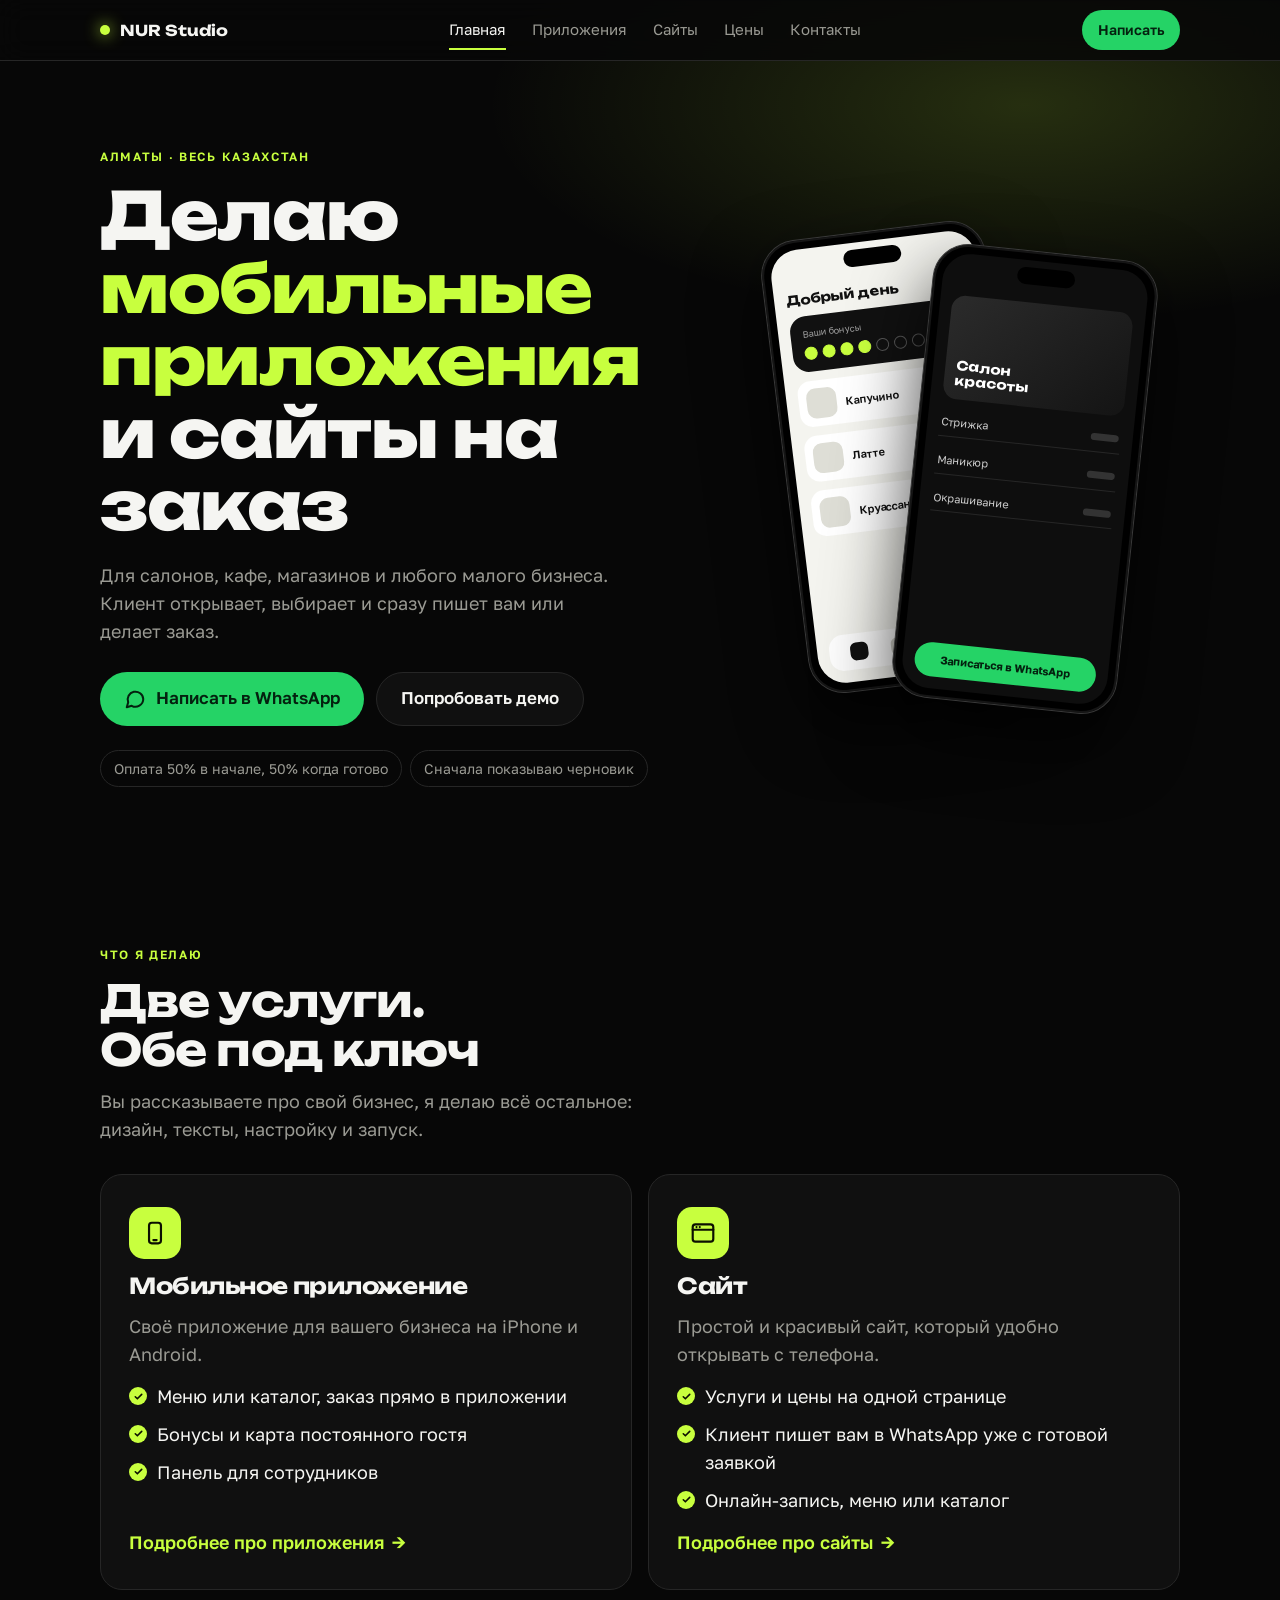
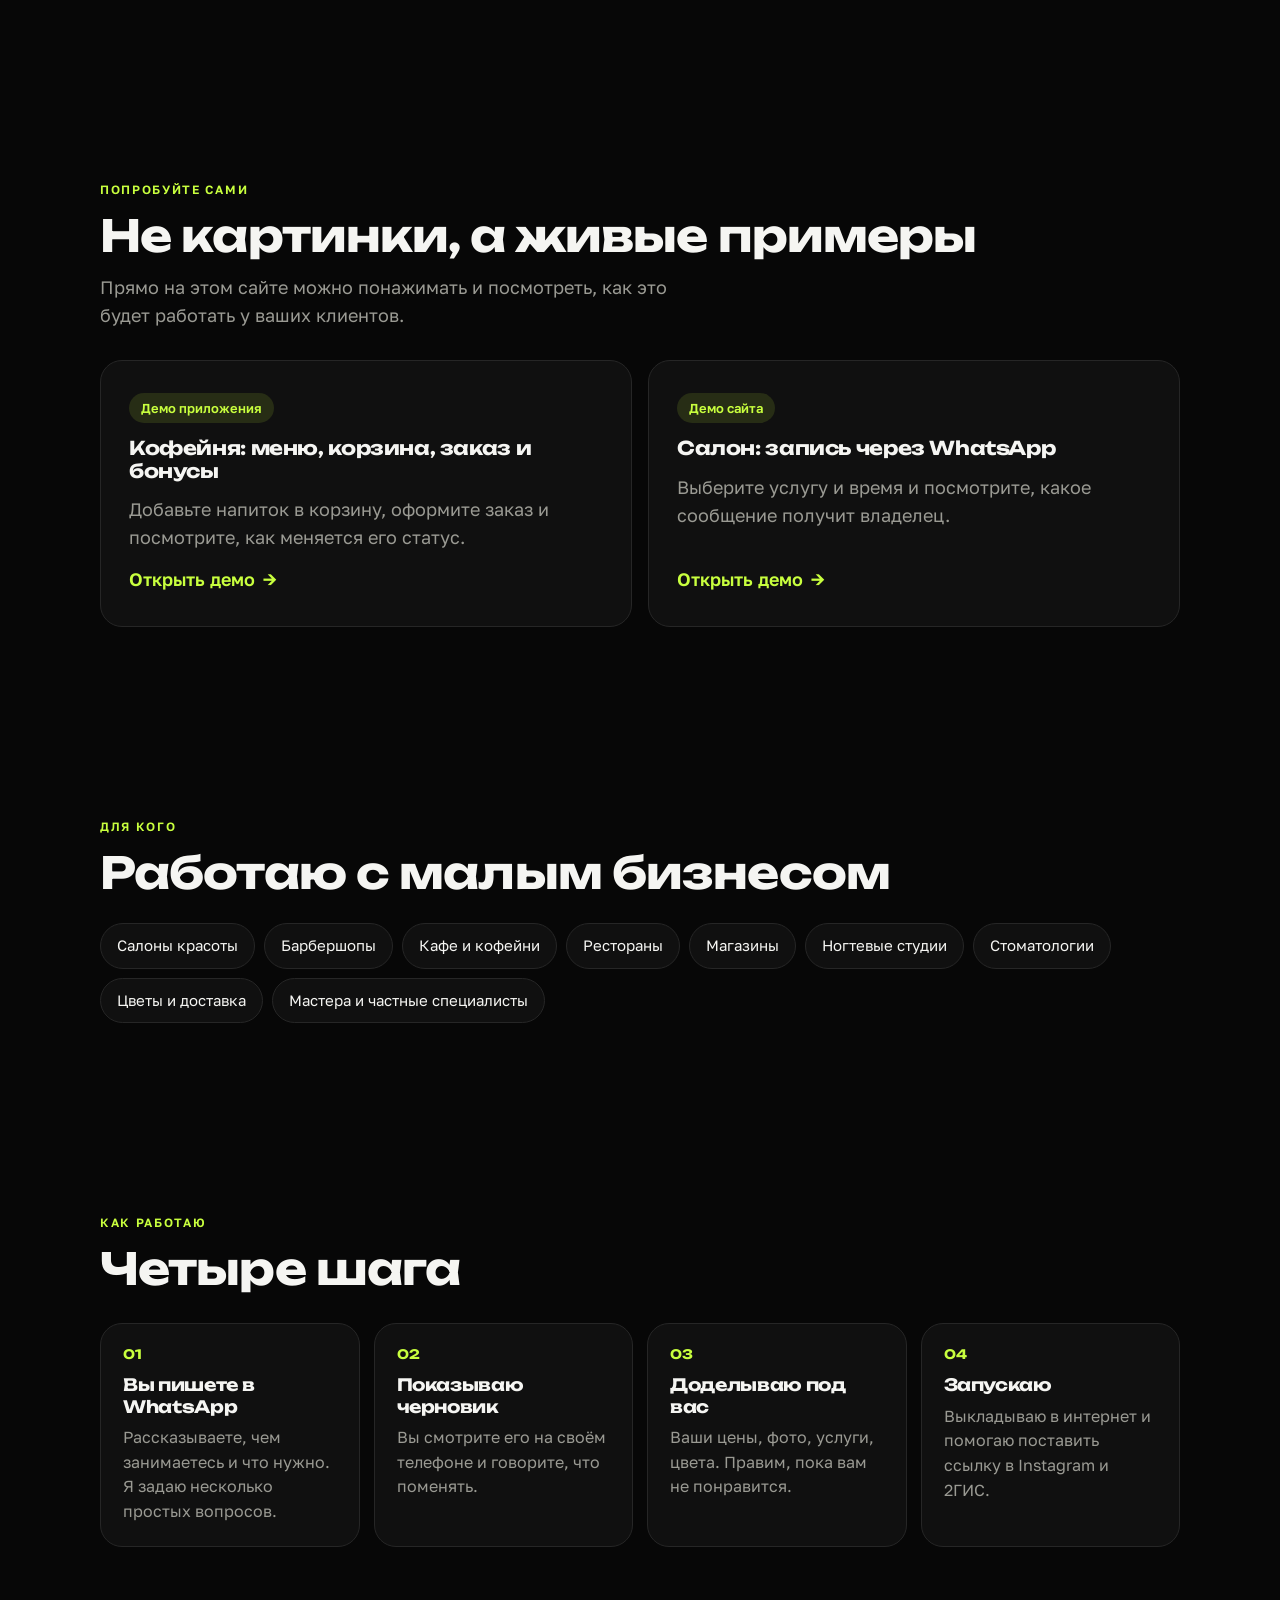
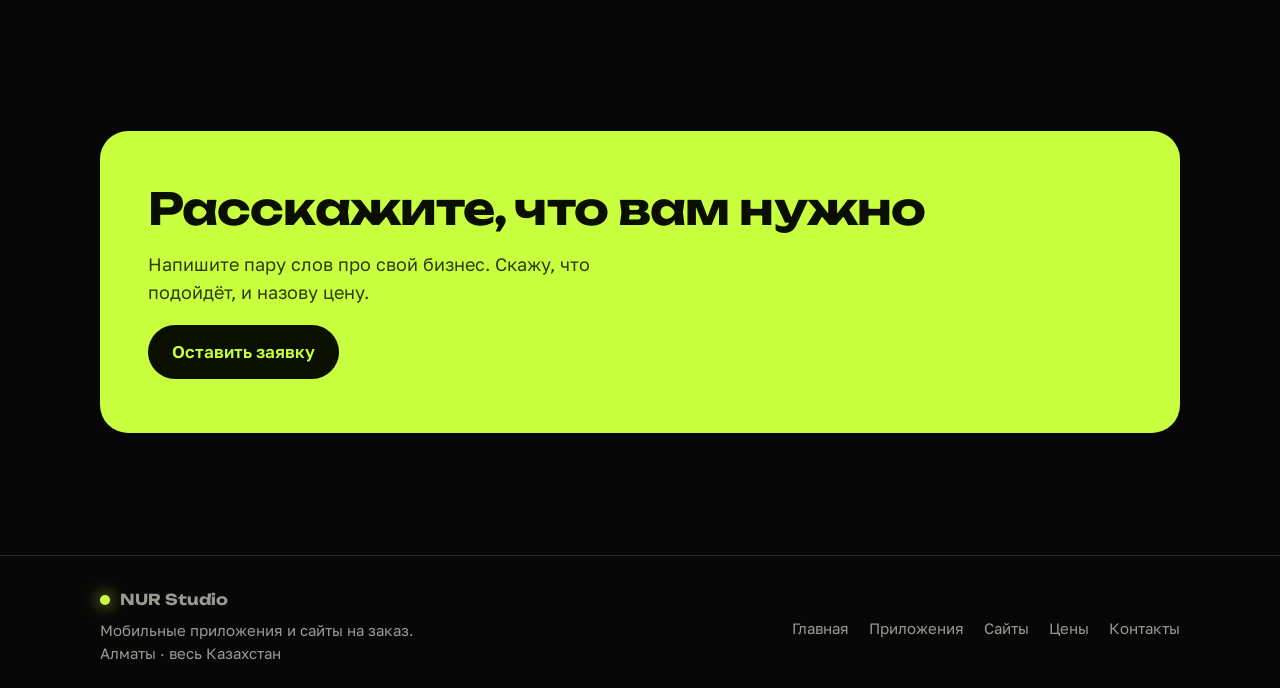
<file: index.html>
<!DOCTYPE html>
<html lang="ru">
<head>
<meta charset="utf-8">
<meta name="viewport" content="width=device-width, initial-scale=1, viewport-fit=cover">
<title>NUR Studio — мобильные приложения и сайты на заказ · Алматы</title>
<meta name="description" content="Делаю мобильные приложения и сайты на заказ для малого бизнеса. Алматы, работаю по всему Казахстану. Заявка в WhatsApp.">
<meta name="theme-color" content="#070707">
<meta property="og:title" content="NUR Studio — мобильные приложения и сайты на заказ · Алматы">
<meta property="og:description" content="Делаю мобильные приложения и сайты на заказ для малого бизнеса. Алматы, работаю по всему Казахстану. Заявка в WhatsApp.">
<meta property="og:type" content="website">
<link rel="icon" href="data:image/svg+xml,%3Csvg xmlns='http://www.w3.org/2000/svg' viewBox='0 0 32 32'%3E%3Crect width='32' height='32' rx='8' fill='%23070707'/%3E%3Ccircle cx='16' cy='16' r='7' fill='%23C8FF3E'/%3E%3C/svg%3E">
<link rel="preconnect" href="https://fonts.googleapis.com">
<link rel="preconnect" href="https://fonts.gstatic.com" crossorigin>
<link href="https://fonts.googleapis.com/css2?family=Unbounded:wght@500;700;800&family=Golos+Text:wght@400;500;600&display=swap" rel="stylesheet">
<link rel="stylesheet" href="style.css">
</head>
<body>

<header class="top">
  <div class="wrap">
    <a class="logo" href="index.html"><i></i><span data-t="name">NUR Studio</span></a>
    <nav class="nav" aria-label="Меню"><a href="index.html">Главная</a><a href="prilozheniya.html">Приложения</a><a href="sayty.html">Сайты</a><a href="ceny.html">Цены</a><a href="kontakty.html">Контакты</a></nav>
    <div class="top-r">
      <a class="btn btn-wa btn-sm" data-wa href="kontakty.html">Написать</a>
      <details class="burger">
        <summary aria-label="Открыть меню"><svg viewBox="0 0 24 24" fill="none" stroke="currentColor" stroke-width="2" stroke-linecap="round" aria-hidden="true"><path d="M4 7h16M4 12h16M4 17h16"/></svg></summary>
        <nav aria-label="Меню"><a href="index.html">Главная</a><a href="prilozheniya.html">Приложения</a><a href="sayty.html">Сайты</a><a href="ceny.html">Цены</a><a href="kontakty.html">Контакты</a></nav>
      </details>
    </div>
  </div>
</header>

<main>

<section class="hero">
  <div class="wrap">
    <div>
      <span class="kicker" data-t="city">Алматы · весь Казахстан</span>
      <h1>Делаю <em>мобильные приложения</em> и сайты на заказ</h1>
      <p>Для салонов, кафе, магазинов и любого малого бизнеса. Клиент открывает, выбирает и сразу пишет вам или делает заказ.</p>
      <div class="cta-row">
        <a class="btn btn-wa" data-wa href="kontakty.html"><svg viewBox="0 0 24 24" fill="none" stroke="currentColor" stroke-width="2.2" stroke-linecap="round" stroke-linejoin="round" aria-hidden="true"><path d="M21 12a8.5 8.5 0 0 1-12.6 7.4L3 21l1.6-5.4A8.5 8.5 0 1 1 21 12Z"/></svg>Написать в WhatsApp</a>
        <a class="btn btn-ghost" href="prilozheniya.html#demo">Попробовать демо</a>
      </div>
      <div class="facts">
        <span>Оплата 50% в начале, 50% когда готово</span>
        <span>Сначала показываю черновик</span>
      </div>
    </div>
    <div class="phones" aria-hidden="true">
      <div class="phone p1"><div class="screen s-app">
        <b>Добрый день</b>
        <div class="s-card"><small>Ваши бонусы</small><div class="dots"><i class="on"></i><i class="on"></i><i class="on"></i><i class="on"></i><i></i><i></i><i></i><i></i></div></div>
        <div class="s-row"><u></u><span>Капучино</span><em>+</em></div>
        <div class="s-row"><u></u><span>Латте</span><em>+</em></div>
        <div class="s-row"><u></u><span>Круассан</span><em>+</em></div>
        <div class="s-tabs"><i></i><i></i><i></i><i></i></div>
      </div></div>
      <div class="phone p2"><div class="screen s-site">
        <div class="s-hero">Салон<br>красоты</div>
        <div class="s-line"><span>Стрижка</span><i></i></div>
        <div class="s-line"><span>Маникюр</span><i></i></div>
        <div class="s-line"><span>Окрашивание</span><i></i></div>
        <div class="s-wa">Записаться в WhatsApp</div>
      </div></div>
    </div>
  </div>
</section>

<section>
  <div class="wrap">
    <span class="kicker rv">Что я делаю</span>
    <h2 class="rv">Две услуги.<br>Обе под ключ</h2>
    <p class="lead rv">Вы рассказываете про свой бизнес, я делаю всё остальное: дизайн, тексты, настройку и запуск.</p>
    <div class="grid2">
      <a class="card big rv" href="prilozheniya.html">
        <div class="ico"><svg viewBox="0 0 24 24" fill="none" stroke="currentColor" stroke-width="2" stroke-linecap="round" stroke-linejoin="round" aria-hidden="true"><rect x="6.5" y="2.5" width="11" height="19" rx="2.5"/><path d="M10.5 18.5h3"/></svg></div>
        <h3>Мобильное приложение</h3>
        <p>Своё приложение для вашего бизнеса на iPhone и Android.</p>
        <ul class="ticks">
          <li>Меню или каталог, заказ прямо в приложении</li>
          <li>Бонусы и карта постоянного гостя</li>
          <li>Панель для сотрудников</li>
        </ul>
        <span class="more">Подробнее про приложения</span>
      </a>
      <a class="card big rv" href="sayty.html">
        <div class="ico"><svg viewBox="0 0 24 24" fill="none" stroke="currentColor" stroke-width="2" stroke-linecap="round" stroke-linejoin="round" aria-hidden="true"><rect x="2.5" y="4" width="19" height="16" rx="2.5"/><path d="M2.5 9h19M6 6.5h.01M9 6.5h.01"/></svg></div>
        <h3>Сайт</h3>
        <p>Простой и красивый сайт, который удобно открывать с телефона.</p>
        <ul class="ticks">
          <li>Услуги и цены на одной странице</li>
          <li>Клиент пишет вам в WhatsApp уже с готовой заявкой</li>
          <li>Онлайн-запись, меню или каталог</li>
        </ul>
        <span class="more">Подробнее про сайты</span>
      </a>
    </div>
  </div>
</section>

<section>
  <div class="wrap">
    <span class="kicker rv">Попробуйте сами</span>
    <h2 class="rv">Не картинки, а живые примеры</h2>
    <p class="lead rv">Прямо на этом сайте можно понажимать и посмотреть, как это будет работать у ваших клиентов.</p>
    <div class="grid2">
      <a class="card rv" href="prilozheniya.html#demo">
        <span class="tag">Демо приложения</span>
        <h3>Кофейня: меню, корзина, заказ и бонусы</h3>
        <p>Добавьте напиток в корзину, оформите заказ и посмотрите, как меняется его статус.</p>
        <span class="more">Открыть демо</span>
      </a>
      <a class="card rv" href="sayty.html#demo">
        <span class="tag">Демо сайта</span>
        <h3>Салон: запись через WhatsApp</h3>
        <p>Выберите услугу и время и посмотрите, какое сообщение получит владелец.</p>
        <span class="more">Открыть демо</span>
      </a>
    </div>
  </div>
</section>

<section>
  <div class="wrap">
    <span class="kicker rv">Для кого</span>
    <h2 class="rv">Работаю с малым бизнесом</h2>
    <div class="who rv">
      <span>Салоны красоты</span><span>Барбершопы</span><span>Кафе и кофейни</span><span>Рестораны</span><span>Магазины</span><span>Ногтевые студии</span><span>Стоматологии</span><span>Цветы и доставка</span><span>Мастера и частные специалисты</span>
    </div>
  </div>
</section>

<section>
  <div class="wrap">
    <span class="kicker rv">Как работаю</span>
    <h2 class="rv">Четыре шага</h2>
    <div class="steps">
  <div class="step rv"><h3>Вы пишете в WhatsApp</h3><p>Рассказываете, чем занимаетесь и что нужно. Я задаю несколько простых вопросов.</p></div>
  <div class="step rv"><h3>Показываю черновик</h3><p>Вы смотрите его на своём телефоне и говорите, что поменять.</p></div>
  <div class="step rv"><h3>Доделываю под вас</h3><p>Ваши цены, фото, услуги, цвета. Правим, пока вам не понравится.</p></div>
  <div class="step rv"><h3>Запускаю</h3><p>Выкладываю в интернет и помогаю поставить ссылку в Instagram и 2ГИС.</p></div>
</div>
  </div>
</section>

<section><div class="wrap"><div class="cta rv">
  <h2>Расскажите, что вам нужно</h2><p>Напишите пару слов про свой бизнес. Скажу, что подойдёт, и назову цену.</p>
  <a class="btn" href="kontakty.html">Оставить заявку</a>
</div></div></section>

</main>

<footer>
  <div class="wrap foot">
    <div>
      <a class="logo" href="index.html"><i></i><span data-t="name">NUR Studio</span></a>
      <p style="margin-top:12px">Мобильные приложения и сайты на заказ.<br><span data-t="city">Алматы · весь Казахстан</span></p>
    </div>
    <nav aria-label="Меню внизу"><a href="index.html">Главная</a><a href="prilozheniya.html">Приложения</a><a href="sayty.html">Сайты</a><a href="ceny.html">Цены</a><a href="kontakty.html">Контакты</a></nav>
  </div>
</footer>
<div class="dock"><a class="btn btn-wa" data-wa href="kontakty.html"><svg viewBox="0 0 24 24" fill="none" stroke="currentColor" stroke-width="2.2" stroke-linecap="round" stroke-linejoin="round" aria-hidden="true"><path d="M21 12a8.5 8.5 0 0 1-12.6 7.4L3 21l1.6-5.4A8.5 8.5 0 1 1 21 12Z"/></svg>Написать в WhatsApp</a></div>
<script src="site.js"></script>
</body>
</html>
</file>
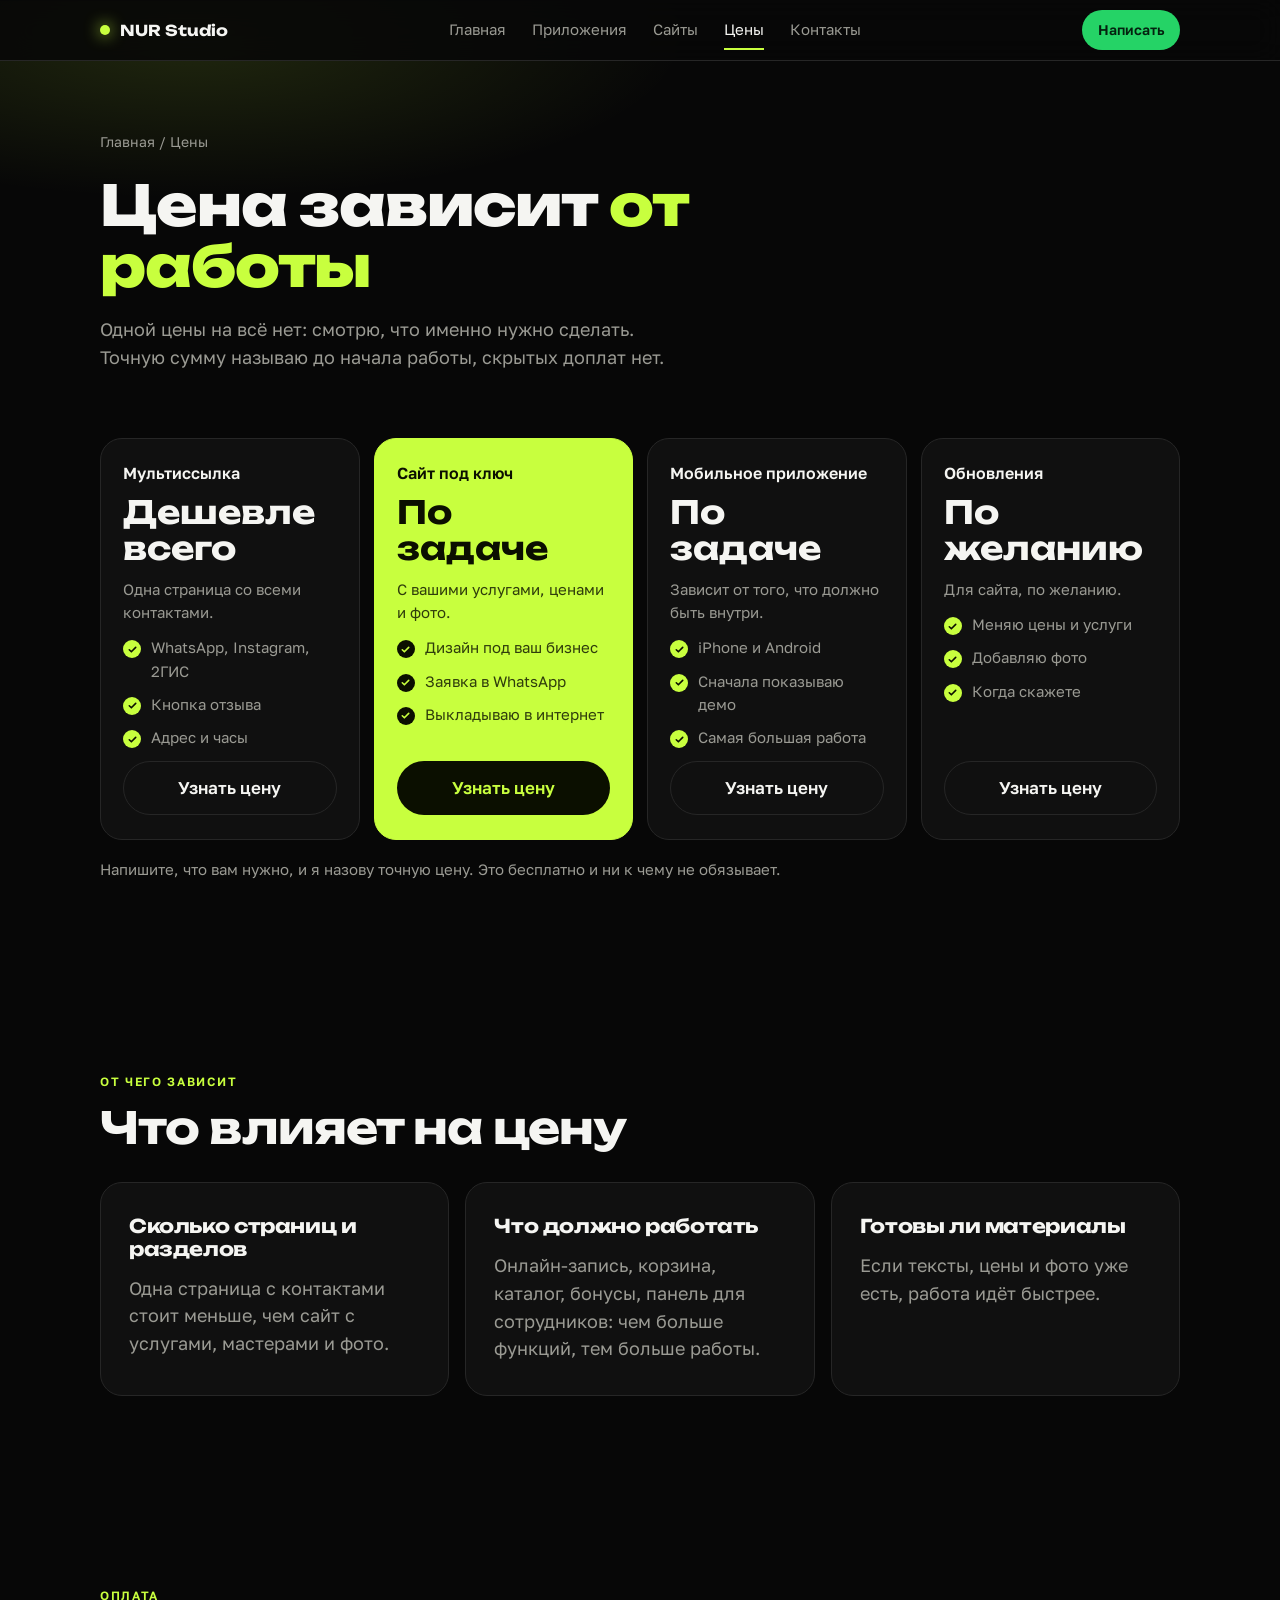
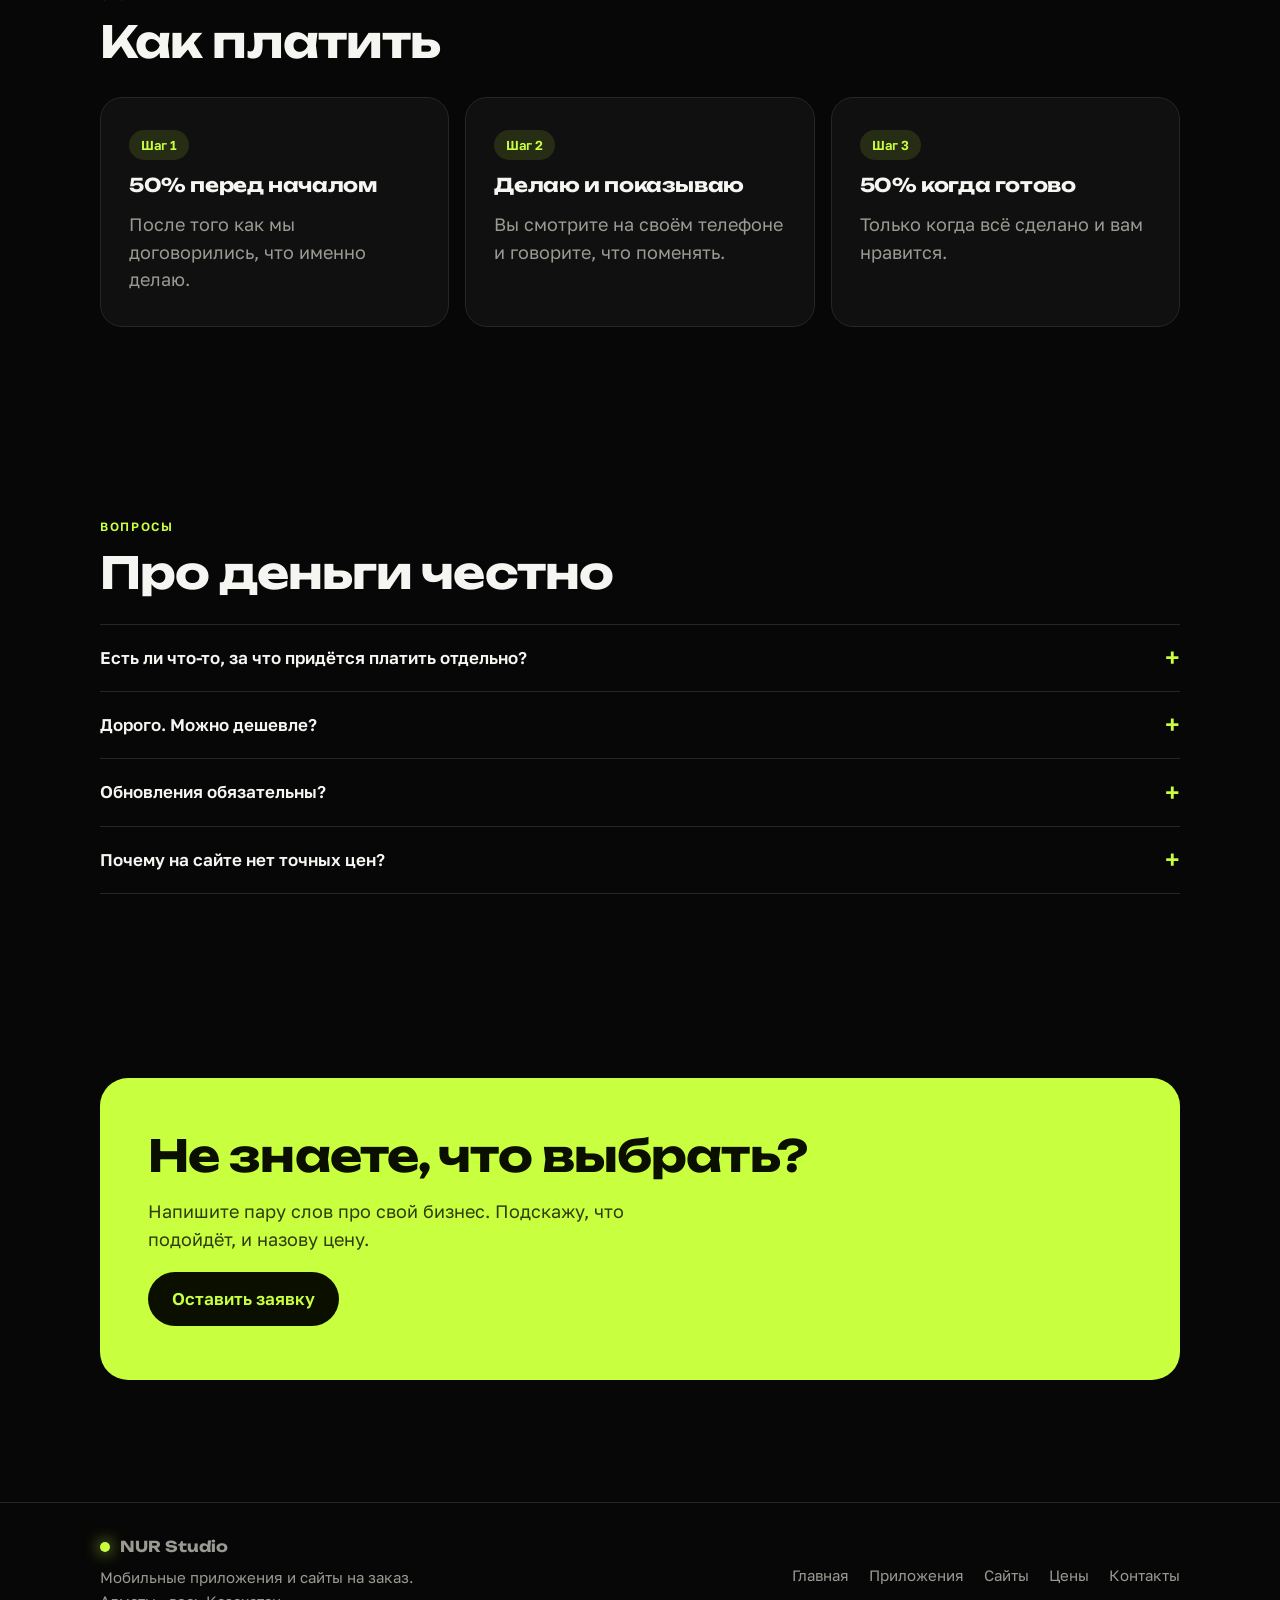
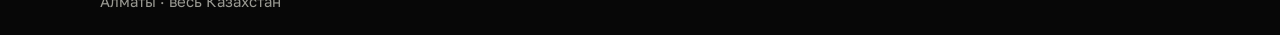
<file: ceny.html>
<!DOCTYPE html>
<html lang="ru">
<head>
<meta charset="utf-8">
<meta name="viewport" content="width=device-width, initial-scale=1, viewport-fit=cover">
<title>Цены на сайты и приложения · NUR Studio</title>
<meta name="description" content="Цена сайта и мобильного приложения зависит от работы. Точную сумму называю до начала. Оплата 50% в начале и 50% когда готово.">
<meta name="theme-color" content="#070707">
<meta property="og:title" content="Цены на сайты и приложения · NUR Studio">
<meta property="og:description" content="Цена сайта и мобильного приложения зависит от работы. Точную сумму называю до начала. Оплата 50% в начале и 50% когда готово.">
<meta property="og:type" content="website">
<link rel="icon" href="data:image/svg+xml,%3Csvg xmlns='http://www.w3.org/2000/svg' viewBox='0 0 32 32'%3E%3Crect width='32' height='32' rx='8' fill='%23070707'/%3E%3Ccircle cx='16' cy='16' r='7' fill='%23C8FF3E'/%3E%3C/svg%3E">
<link rel="preconnect" href="https://fonts.googleapis.com">
<link rel="preconnect" href="https://fonts.gstatic.com" crossorigin>
<link href="https://fonts.googleapis.com/css2?family=Unbounded:wght@500;700;800&family=Golos+Text:wght@400;500;600&display=swap" rel="stylesheet">
<link rel="stylesheet" href="style.css">
</head>
<body>

<header class="top">
  <div class="wrap">
    <a class="logo" href="index.html"><i></i><span data-t="name">NUR Studio</span></a>
    <nav class="nav" aria-label="Меню"><a href="index.html">Главная</a><a href="prilozheniya.html">Приложения</a><a href="sayty.html">Сайты</a><a href="ceny.html">Цены</a><a href="kontakty.html">Контакты</a></nav>
    <div class="top-r">
      <a class="btn btn-wa btn-sm" data-wa href="kontakty.html">Написать</a>
      <details class="burger">
        <summary aria-label="Открыть меню"><svg viewBox="0 0 24 24" fill="none" stroke="currentColor" stroke-width="2" stroke-linecap="round" aria-hidden="true"><path d="M4 7h16M4 12h16M4 17h16"/></svg></summary>
        <nav aria-label="Меню"><a href="index.html">Главная</a><a href="prilozheniya.html">Приложения</a><a href="sayty.html">Сайты</a><a href="ceny.html">Цены</a><a href="kontakty.html">Контакты</a></nav>
      </details>
    </div>
  </div>
</header>

<main>

<section class="phero">
  <div class="wrap">
    <div class="crumbs"><a href="index.html">Главная</a> / Цены</div>
    <h1>Цена зависит <em>от работы</em></h1>
    <p>Одной цены на всё нет: смотрю, что именно нужно сделать. Точную сумму называю до начала работы, скрытых доплат нет.</p>
  </div>
</section>

<section style="padding-top:10px">
  <div class="wrap">
    <div class="prices" style="margin-top:0">
      <div class="price rv"><h3>Мультиссылка</h3><div class="sum">Дешевле всего</div><p>Одна страница со всеми контактами.</p>
<ul class="ticks"><li>WhatsApp, Instagram, 2ГИС</li><li>Кнопка отзыва</li><li>Адрес и часы</li></ul><a class="btn btn-ghost" href="kontakty.html?what=сайт">Узнать цену</a></div>
      <div class="price hot rv"><h3>Сайт под ключ</h3><div class="sum">По задаче</div><p>С вашими услугами, ценами и фото.</p>
<ul class="ticks"><li>Дизайн под ваш бизнес</li><li>Заявка в WhatsApp</li><li>Выкладываю в интернет</li></ul><a class="btn btn-ghost" href="kontakty.html?what=сайт">Узнать цену</a></div>
      <div class="price rv"><h3>Мобильное приложение</h3><div class="sum">По задаче</div><p>Зависит от того, что должно быть внутри.</p>
<ul class="ticks"><li>iPhone и Android</li><li>Сначала показываю демо</li><li>Самая большая работа</li></ul><a class="btn btn-ghost" href="kontakty.html?what=мобильное приложение">Узнать цену</a></div>
      <div class="price rv"><h3>Обновления</h3><div class="sum">По желанию</div><p>Для сайта, по желанию.</p>
<ul class="ticks"><li>Меняю цены и услуги</li><li>Добавляю фото</li><li>Когда скажете</li></ul><a class="btn btn-ghost" href="kontakty.html?what=сайт">Узнать цену</a></div>
    </div>
    <p class="note rv">Напишите, что вам нужно, и я назову точную цену. Это бесплатно и ни к чему не обязывает.</p>
  </div>
</section>

<section>
  <div class="wrap">
    <span class="kicker rv">От чего зависит</span>
    <h2 class="rv">Что влияет на цену</h2>
    <div class="grid3">
      <div class="card rv"><h3>Сколько страниц и разделов</h3><p>Одна страница с контактами стоит меньше, чем сайт с услугами, мастерами и фото.</p></div>
      <div class="card rv"><h3>Что должно работать</h3><p>Онлайн-запись, корзина, каталог, бонусы, панель для сотрудников: чем больше функций, тем больше работы.</p></div>
      <div class="card rv"><h3>Готовы ли материалы</h3><p>Если тексты, цены и фото уже есть, работа идёт быстрее.</p></div>
    </div>
  </div>
</section>

<section>
  <div class="wrap">
    <span class="kicker rv">Оплата</span>
    <h2 class="rv">Как платить</h2>
    <div class="grid3">
      <div class="card rv"><span class="tag">Шаг 1</span><h3>50% перед началом</h3><p>После того как мы договорились, что именно делаю.</p></div>
      <div class="card rv"><span class="tag">Шаг 2</span><h3>Делаю и показываю</h3><p>Вы смотрите на своём телефоне и говорите, что поменять.</p></div>
      <div class="card rv"><span class="tag">Шаг 3</span><h3>50% когда готово</h3><p>Только когда всё сделано и вам нравится.</p></div>
    </div>
  </div>
</section>

<section>
  <div class="wrap">
    <span class="kicker rv">Вопросы</span>
    <h2 class="rv">Про деньги честно</h2>
    <div class="faq rv"><details><summary>Есть ли что-то, за что придётся платить отдельно?</summary><p>Для сайта: только если захотите свой красивый адрес (домен), его оплачиваете вы сами. Для приложения: аккаунты разработчика в App Store и Google Play, их вы платите напрямую Apple и Google. Обо всём скажу заранее.</p></details><details><summary>Дорого. Можно дешевле?</summary><p>Можно начать с мультиссылки: это одна страница с вашими контактами. Потом, если захотите, доделаем до полного сайта.</p></details><details><summary>Обновления обязательны?</summary><p>Нет, это по желанию. Можно обращаться разово, когда нужно что-то поменять.</p></details><details><summary>Почему на сайте нет точных цен?</summary><p>Потому что работа у всех разная: одному нужна одна страница, другому приложение с заказами, бонусами и несколькими филиалами. Назову цену, когда пойму вашу задачу.</p></details></div>
  </div>
</section>

<section><div class="wrap"><div class="cta rv">
  <h2>Не знаете, что выбрать?</h2><p>Напишите пару слов про свой бизнес. Подскажу, что подойдёт, и назову цену.</p>
  <a class="btn" href="kontakty.html">Оставить заявку</a>
</div></div></section>

</main>

<footer>
  <div class="wrap foot">
    <div>
      <a class="logo" href="index.html"><i></i><span data-t="name">NUR Studio</span></a>
      <p style="margin-top:12px">Мобильные приложения и сайты на заказ.<br><span data-t="city">Алматы · весь Казахстан</span></p>
    </div>
    <nav aria-label="Меню внизу"><a href="index.html">Главная</a><a href="prilozheniya.html">Приложения</a><a href="sayty.html">Сайты</a><a href="ceny.html">Цены</a><a href="kontakty.html">Контакты</a></nav>
  </div>
</footer>
<div class="dock"><a class="btn btn-wa" data-wa href="kontakty.html"><svg viewBox="0 0 24 24" fill="none" stroke="currentColor" stroke-width="2.2" stroke-linecap="round" stroke-linejoin="round" aria-hidden="true"><path d="M21 12a8.5 8.5 0 0 1-12.6 7.4L3 21l1.6-5.4A8.5 8.5 0 1 1 21 12Z"/></svg>Написать в WhatsApp</a></div>
<script src="site.js"></script>
</body>
</html>
</file>
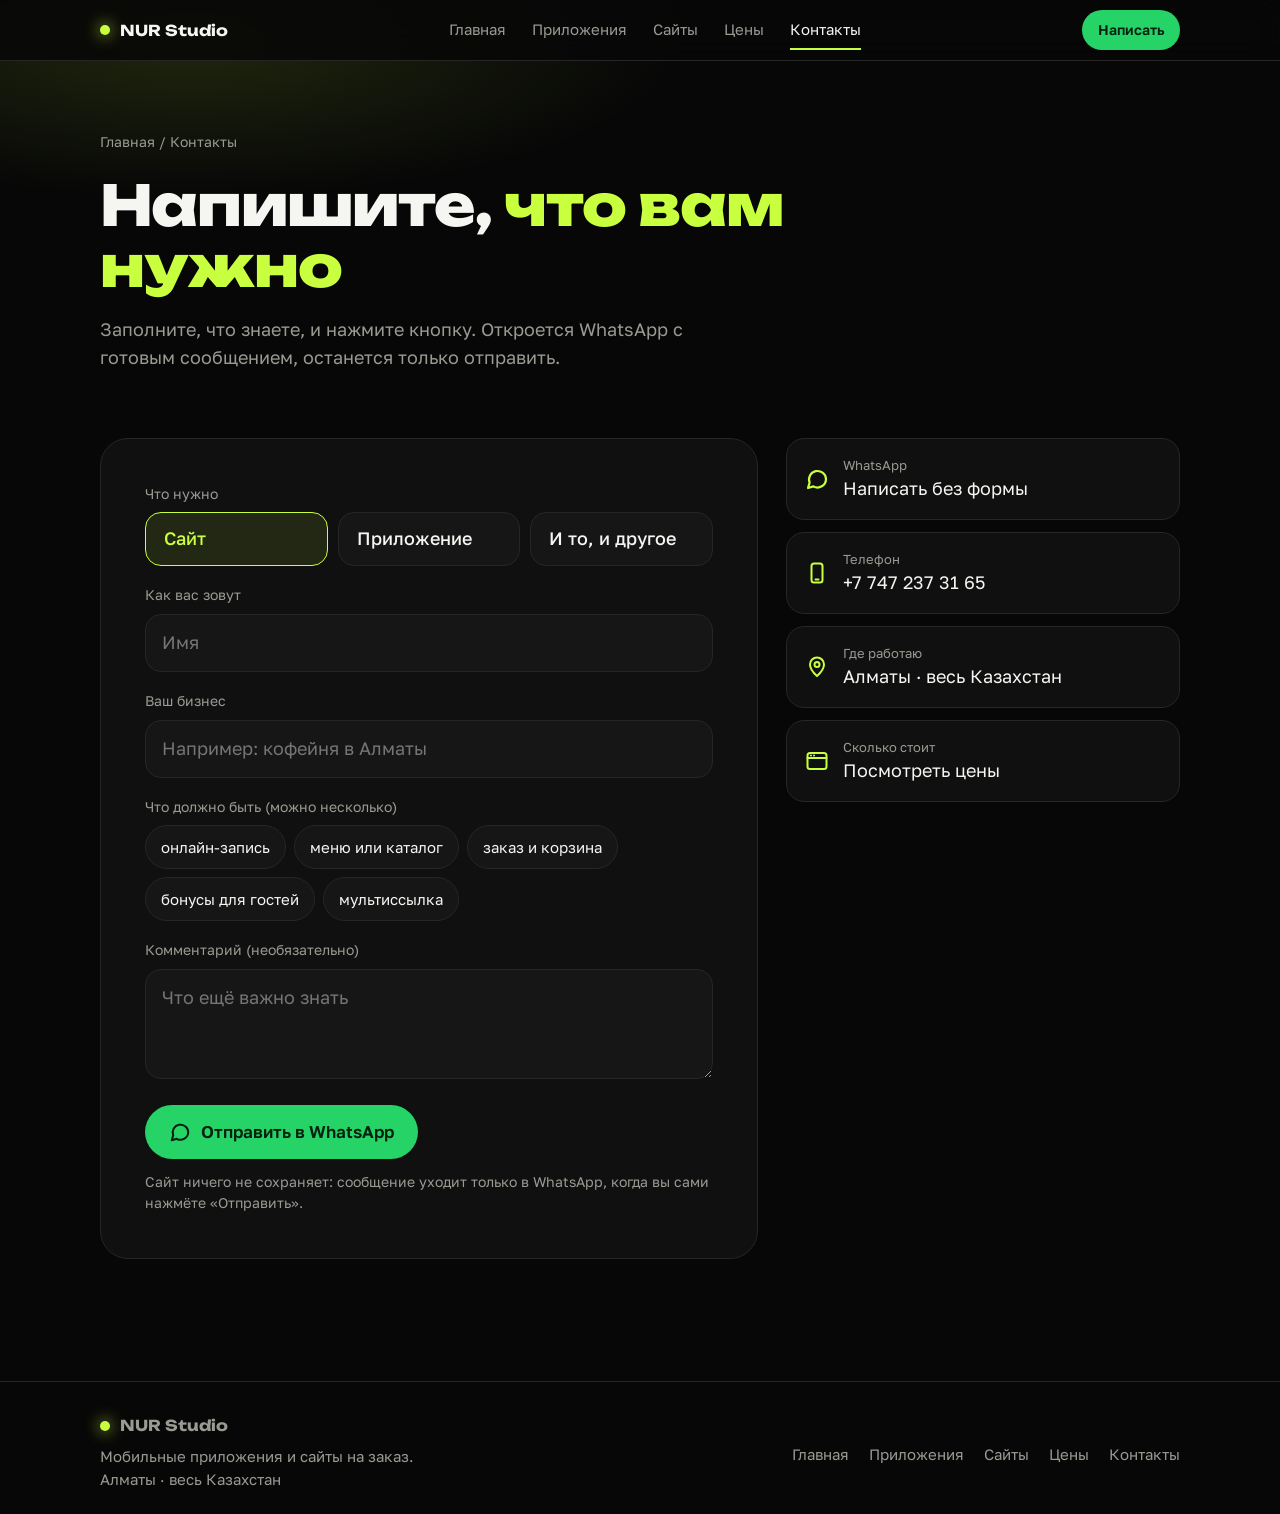
<file: kontakty.html>
<!DOCTYPE html>
<html lang="ru">
<head>
<meta charset="utf-8">
<meta name="viewport" content="width=device-width, initial-scale=1, viewport-fit=cover">
<title>Контакты и заявка · NUR Studio</title>
<meta name="description" content="Оставьте заявку на сайт или мобильное приложение. Откроется WhatsApp с готовым сообщением.">
<meta name="theme-color" content="#070707">
<meta property="og:title" content="Контакты и заявка · NUR Studio">
<meta property="og:description" content="Оставьте заявку на сайт или мобильное приложение. Откроется WhatsApp с готовым сообщением.">
<meta property="og:type" content="website">
<link rel="icon" href="data:image/svg+xml,%3Csvg xmlns='http://www.w3.org/2000/svg' viewBox='0 0 32 32'%3E%3Crect width='32' height='32' rx='8' fill='%23070707'/%3E%3Ccircle cx='16' cy='16' r='7' fill='%23C8FF3E'/%3E%3C/svg%3E">
<link rel="preconnect" href="https://fonts.googleapis.com">
<link rel="preconnect" href="https://fonts.gstatic.com" crossorigin>
<link href="https://fonts.googleapis.com/css2?family=Unbounded:wght@500;700;800&family=Golos+Text:wght@400;500;600&display=swap" rel="stylesheet">
<link rel="stylesheet" href="style.css">
</head>
<body class="no-dock">

<header class="top">
  <div class="wrap">
    <a class="logo" href="index.html"><i></i><span data-t="name">NUR Studio</span></a>
    <nav class="nav" aria-label="Меню"><a href="index.html">Главная</a><a href="prilozheniya.html">Приложения</a><a href="sayty.html">Сайты</a><a href="ceny.html">Цены</a><a href="kontakty.html">Контакты</a></nav>
    <div class="top-r">
      <a class="btn btn-wa btn-sm" data-wa href="kontakty.html">Написать</a>
      <details class="burger">
        <summary aria-label="Открыть меню"><svg viewBox="0 0 24 24" fill="none" stroke="currentColor" stroke-width="2" stroke-linecap="round" aria-hidden="true"><path d="M4 7h16M4 12h16M4 17h16"/></svg></summary>
        <nav aria-label="Меню"><a href="index.html">Главная</a><a href="prilozheniya.html">Приложения</a><a href="sayty.html">Сайты</a><a href="ceny.html">Цены</a><a href="kontakty.html">Контакты</a></nav>
      </details>
    </div>
  </div>
</header>

<main>

<section class="phero">
  <div class="wrap">
    <div class="crumbs"><a href="index.html">Главная</a> / Контакты</div>
    <h1>Напишите, <em>что вам нужно</em></h1>
    <p>Заполните, что знаете, и нажмите кнопку. Откроется WhatsApp с готовым сообщением, останется только отправить.</p>
  </div>
</section>

<section style="padding-top:10px">
  <div class="wrap contact-wrap">
    <form class="order" id="form">
      <span class="flabel">Что нужно</span>
      <div class="pick" role="radiogroup" aria-label="Что нужно">
        <label><input type="radio" name="what" value="сайт" checked><span>Сайт</span></label>
        <label><input type="radio" name="what" value="мобильное приложение"><span>Приложение</span></label>
        <label><input type="radio" name="what" value="сайт и приложение"><span>И то, и другое</span></label>
      </div>
      <label class="field"><span>Как вас зовут</span><input name="name" type="text" autocomplete="given-name" placeholder="Имя"></label>
      <label class="field"><span>Ваш бизнес</span><input name="biz" type="text" autocomplete="organization" placeholder="Например: кофейня в Алматы"></label>
      <span class="flabel">Что должно быть (можно несколько)</span>
      <div style="margin-bottom:18px"><div class="chips"><label><input type="checkbox" name="extra" value="онлайн-запись"><span>онлайн-запись</span></label><label><input type="checkbox" name="extra" value="меню или каталог"><span>меню или каталог</span></label><label><input type="checkbox" name="extra" value="заказ и корзина"><span>заказ и корзина</span></label><label><input type="checkbox" name="extra" value="бонусы для гостей"><span>бонусы для гостей</span></label><label><input type="checkbox" name="extra" value="мультиссылка"><span>мультиссылка</span></label></div></div>
      <label class="field"><span>Комментарий (необязательно)</span><textarea name="note" placeholder="Что ещё важно знать"></textarea></label>
      <button class="btn btn-wa" type="submit"><svg viewBox="0 0 24 24" fill="none" stroke="currentColor" stroke-width="2.2" stroke-linecap="round" stroke-linejoin="round" aria-hidden="true"><path d="M21 12a8.5 8.5 0 0 1-12.6 7.4L3 21l1.6-5.4A8.5 8.5 0 1 1 21 12Z"/></svg>Отправить в WhatsApp</button>
      <small>Сайт ничего не сохраняет: сообщение уходит только в WhatsApp, когда вы сами нажмёте «Отправить».</small>
    </form>

    <div class="contact-list">
      <a data-wa href="#form"><svg viewBox="0 0 24 24" fill="none" stroke="currentColor" stroke-width="2.2" stroke-linecap="round" stroke-linejoin="round" aria-hidden="true"><path d="M21 12a8.5 8.5 0 0 1-12.6 7.4L3 21l1.6-5.4A8.5 8.5 0 1 1 21 12Z"/></svg><span><small>WhatsApp</small>Написать без формы</span></a>
      <a href="tel:+77472373165"><svg viewBox="0 0 24 24" fill="none" stroke="currentColor" stroke-width="2" stroke-linecap="round" stroke-linejoin="round" aria-hidden="true"><rect x="6.5" y="2.5" width="11" height="19" rx="2.5"/><path d="M10.5 18.5h3"/></svg><span><small>Телефон</small>+7 747 237 31 65</span></a>
      <div><svg viewBox="0 0 24 24" fill="none" stroke="currentColor" stroke-width="2" stroke-linecap="round" stroke-linejoin="round" aria-hidden="true"><path d="M12 21s7-6.2 7-11.5A7 7 0 0 0 5 9.500C5 14.800 12 21 12 21Z"/><circle cx="12" cy="9.5" r="2.5"/></svg><span><small>Где работаю</small><span data-t="city">Алматы · весь Казахстан</span></span></div>
      <a href="ceny.html"><svg viewBox="0 0 24 24" fill="none" stroke="currentColor" stroke-width="2" stroke-linecap="round" stroke-linejoin="round" aria-hidden="true"><rect x="2.5" y="4" width="19" height="16" rx="2.5"/><path d="M2.5 9h19M6 6.5h.01M9 6.5h.01"/></svg><span><small>Сколько стоит</small>Посмотреть цены</span></a>
    </div>
  </div>
</section>

</main>

<footer>
  <div class="wrap foot">
    <div>
      <a class="logo" href="index.html"><i></i><span data-t="name">NUR Studio</span></a>
      <p style="margin-top:12px">Мобильные приложения и сайты на заказ.<br><span data-t="city">Алматы · весь Казахстан</span></p>
    </div>
    <nav aria-label="Меню внизу"><a href="index.html">Главная</a><a href="prilozheniya.html">Приложения</a><a href="sayty.html">Сайты</a><a href="ceny.html">Цены</a><a href="kontakty.html">Контакты</a></nav>
  </div>
</footer>

<script src="site.js"></script>
</body>
</html>
</file>
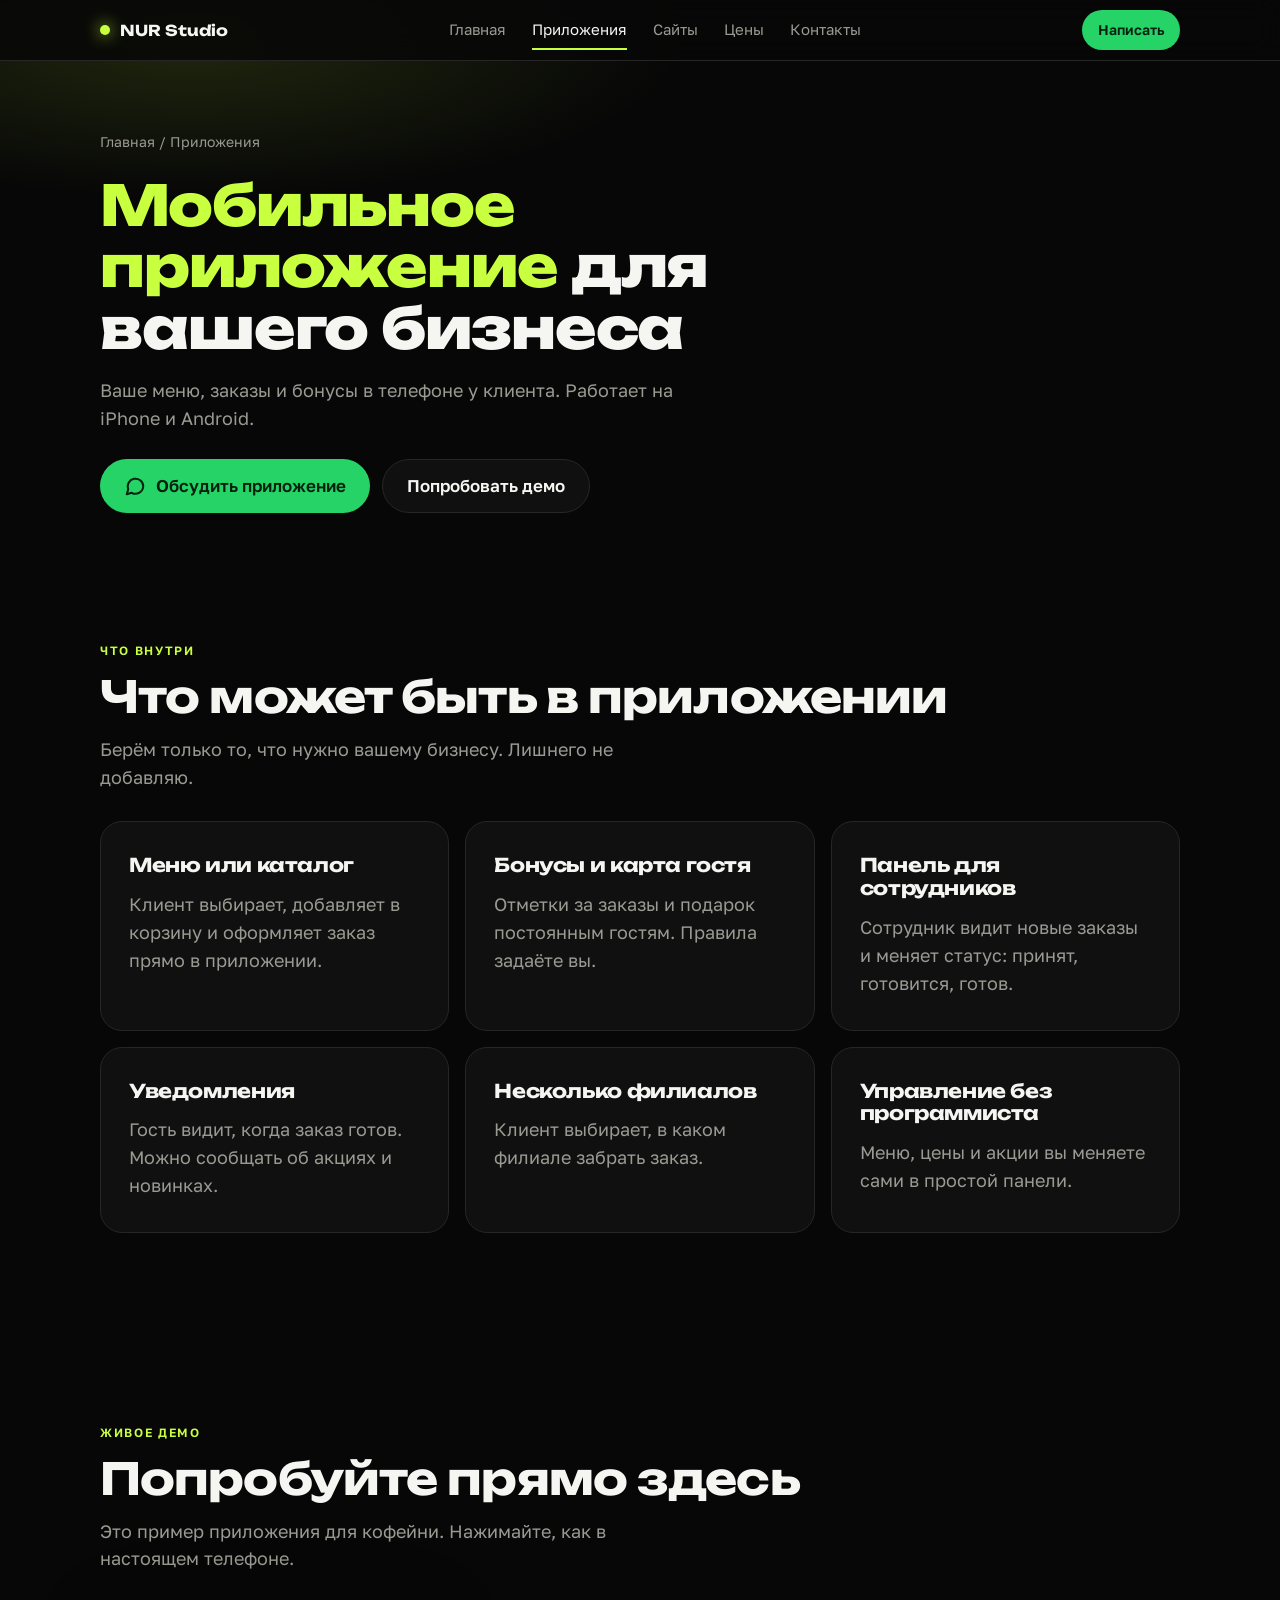
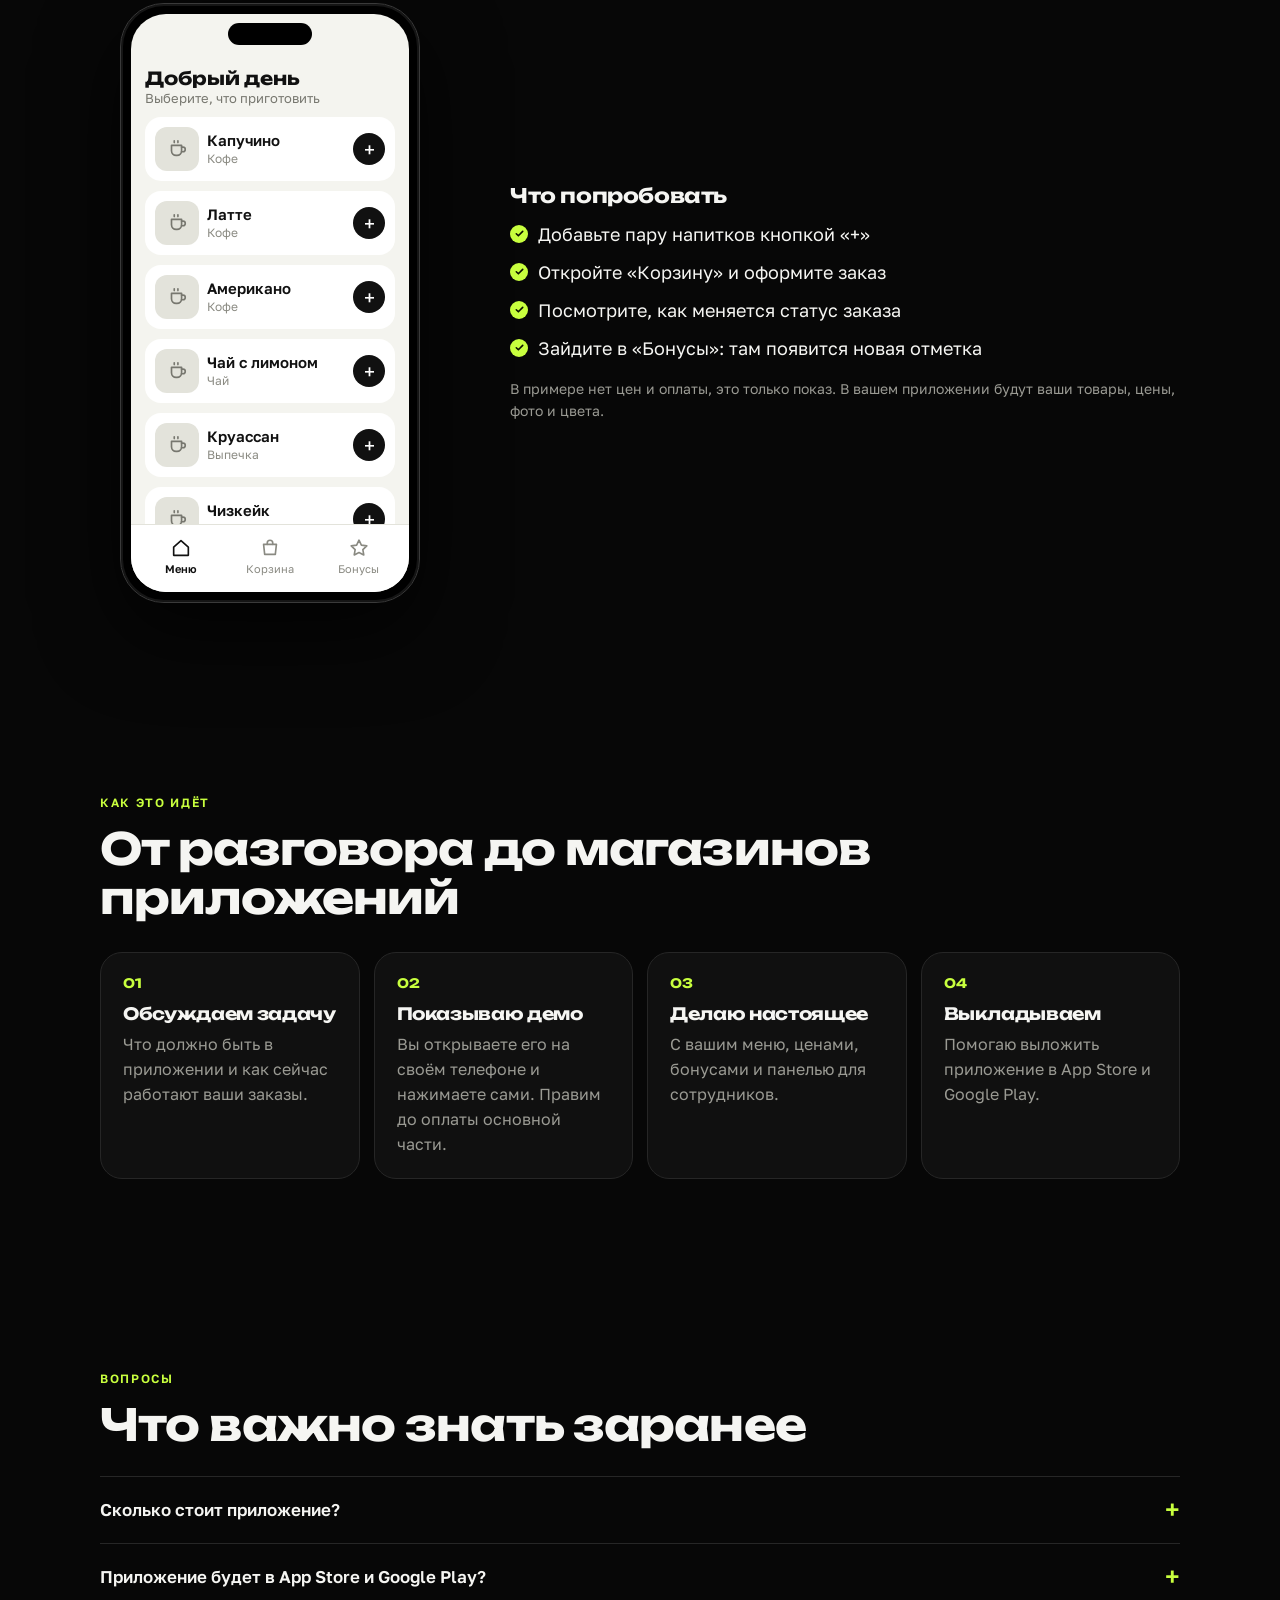
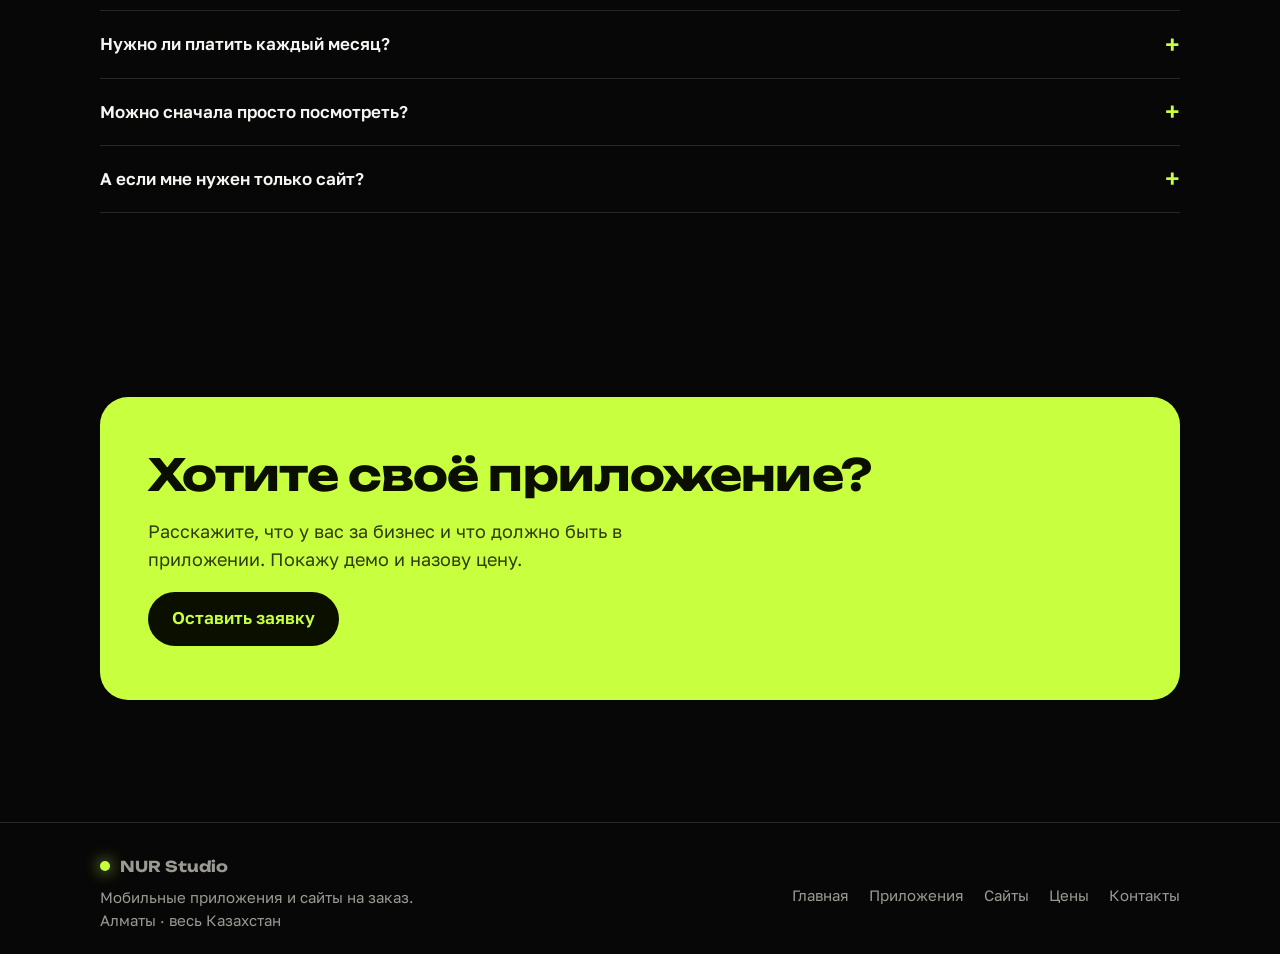
<file: prilozheniya.html>
<!DOCTYPE html>
<html lang="ru">
<head>
<meta charset="utf-8">
<meta name="viewport" content="width=device-width, initial-scale=1, viewport-fit=cover">
<title>Мобильное приложение на заказ для бизнеса · NUR Studio</title>
<meta name="description" content="Мобильное приложение для кафе, салона или магазина: меню, заказы, бонусы, панель для сотрудников. iPhone и Android. Алматы и весь Казахстан.">
<meta name="theme-color" content="#070707">
<meta property="og:title" content="Мобильное приложение на заказ для бизнеса · NUR Studio">
<meta property="og:description" content="Мобильное приложение для кафе, салона или магазина: меню, заказы, бонусы, панель для сотрудников. iPhone и Android. Алматы и весь Казахстан.">
<meta property="og:type" content="website">
<link rel="icon" href="data:image/svg+xml,%3Csvg xmlns='http://www.w3.org/2000/svg' viewBox='0 0 32 32'%3E%3Crect width='32' height='32' rx='8' fill='%23070707'/%3E%3Ccircle cx='16' cy='16' r='7' fill='%23C8FF3E'/%3E%3C/svg%3E">
<link rel="preconnect" href="https://fonts.googleapis.com">
<link rel="preconnect" href="https://fonts.gstatic.com" crossorigin>
<link href="https://fonts.googleapis.com/css2?family=Unbounded:wght@500;700;800&family=Golos+Text:wght@400;500;600&display=swap" rel="stylesheet">
<link rel="stylesheet" href="style.css">
</head>
<body>

<header class="top">
  <div class="wrap">
    <a class="logo" href="index.html"><i></i><span data-t="name">NUR Studio</span></a>
    <nav class="nav" aria-label="Меню"><a href="index.html">Главная</a><a href="prilozheniya.html">Приложения</a><a href="sayty.html">Сайты</a><a href="ceny.html">Цены</a><a href="kontakty.html">Контакты</a></nav>
    <div class="top-r">
      <a class="btn btn-wa btn-sm" data-wa href="kontakty.html">Написать</a>
      <details class="burger">
        <summary aria-label="Открыть меню"><svg viewBox="0 0 24 24" fill="none" stroke="currentColor" stroke-width="2" stroke-linecap="round" aria-hidden="true"><path d="M4 7h16M4 12h16M4 17h16"/></svg></summary>
        <nav aria-label="Меню"><a href="index.html">Главная</a><a href="prilozheniya.html">Приложения</a><a href="sayty.html">Сайты</a><a href="ceny.html">Цены</a><a href="kontakty.html">Контакты</a></nav>
      </details>
    </div>
  </div>
</header>

<main>

<section class="phero">
  <div class="wrap">
    <div class="crumbs"><a href="index.html">Главная</a> / Приложения</div>
    <h1><em>Мобильное приложение</em> для вашего бизнеса</h1>
    <p>Ваше меню, заказы и бонусы в телефоне у клиента. Работает на iPhone и Android.</p>
    <div class="cta-row">
      <a class="btn btn-wa" data-wa="мобильное приложение" href="kontakty.html?what=мобильное приложение"><svg viewBox="0 0 24 24" fill="none" stroke="currentColor" stroke-width="2.2" stroke-linecap="round" stroke-linejoin="round" aria-hidden="true"><path d="M21 12a8.5 8.5 0 0 1-12.6 7.4L3 21l1.6-5.4A8.5 8.5 0 1 1 21 12Z"/></svg>Обсудить приложение</a>
      <a class="btn btn-ghost" href="#demo">Попробовать демо</a>
    </div>
  </div>
</section>

<section>
  <div class="wrap">
    <span class="kicker rv">Что внутри</span>
    <h2 class="rv">Что может быть в приложении</h2>
    <p class="lead rv">Берём только то, что нужно вашему бизнесу. Лишнего не добавляю.</p>
    <div class="grid3">
      <div class="card rv"><h3>Меню или каталог</h3><p>Клиент выбирает, добавляет в корзину и оформляет заказ прямо в приложении.</p></div>
      <div class="card rv"><h3>Бонусы и карта гостя</h3><p>Отметки за заказы и подарок постоянным гостям. Правила задаёте вы.</p></div>
      <div class="card rv"><h3>Панель для сотрудников</h3><p>Сотрудник видит новые заказы и меняет статус: принят, готовится, готов.</p></div>
      <div class="card rv"><h3>Уведомления</h3><p>Гость видит, когда заказ готов. Можно сообщать об акциях и новинках.</p></div>
      <div class="card rv"><h3>Несколько филиалов</h3><p>Клиент выбирает, в каком филиале забрать заказ.</p></div>
      <div class="card rv"><h3>Управление без программиста</h3><p>Меню, цены и акции вы меняете сами в простой панели.</p></div>
    </div>
  </div>
</section>

<section id="demo">
  <div class="wrap">
    <span class="kicker rv">Живое демо</span>
    <h2 class="rv">Попробуйте прямо здесь</h2>
    <p class="lead rv">Это пример приложения для кофейни. Нажимайте, как в настоящем телефоне.</p>
    <div class="demo">
      <div class="demo-phone rv">
        <div class="app" id="app">
          <div class="app-body"></div>
          <div class="app-tabs">
            <button data-act="tab" data-tab="menu"><svg viewBox="0 0 24 24" fill="none" stroke="currentColor" stroke-width="1.8" stroke-linecap="round" stroke-linejoin="round" aria-hidden="true"><path d="M4 11l8-7 8 7v9H4v-9Z"/></svg>Меню</button>
            <button data-act="tab" data-tab="cart"><svg viewBox="0 0 24 24" fill="none" stroke="currentColor" stroke-width="1.8" stroke-linecap="round" stroke-linejoin="round" aria-hidden="true"><path d="M5 8h14l-1.2 11H6.200L5 8Z"/><path d="M9 8V6.500a3 3 0 0 1 6 0V8"/></svg>Корзина<span class="badge"></span></button>
            <button data-act="tab" data-tab="bonus"><svg viewBox="0 0 24 24" fill="none" stroke="currentColor" stroke-width="1.8" stroke-linecap="round" stroke-linejoin="round" aria-hidden="true"><path d="M12 3.500l2.600 5.400 5.900.8-4.300 4.100 1 5.800L12 16.900l-5.200 2.700 1-5.800-4.300-4.100 5.900-.8L12 3.500Z"/></svg>Бонусы</button>
          </div>
        </div>
      </div>
      <div class="demo-side rv">
        <h3>Что попробовать</h3>
        <ul class="ticks">
          <li>Добавьте пару напитков кнопкой «+»</li>
          <li>Откройте «Корзину» и оформите заказ</li>
          <li>Посмотрите, как меняется статус заказа</li>
          <li>Зайдите в «Бонусы»: там появится новая отметка</li>
        </ul>
        <p class="demo-hint">В примере нет цен и оплаты, это только показ. В вашем приложении будут ваши товары, цены, фото и цвета.</p>
      </div>
    </div>
  </div>
</section>

<section>
  <div class="wrap">
    <span class="kicker rv">Как это идёт</span>
    <h2 class="rv">От разговора до магазинов приложений</h2>
    <div class="steps">
      <div class="step rv"><h3>Обсуждаем задачу</h3><p>Что должно быть в приложении и как сейчас работают ваши заказы.</p></div>
      <div class="step rv"><h3>Показываю демо</h3><p>Вы открываете его на своём телефоне и нажимаете сами. Правим до оплаты основной части.</p></div>
      <div class="step rv"><h3>Делаю настоящее</h3><p>С вашим меню, ценами, бонусами и панелью для сотрудников.</p></div>
      <div class="step rv"><h3>Выкладываем</h3><p>Помогаю выложить приложение в App Store и Google Play.</p></div>
    </div>
  </div>
</section>

<section>
  <div class="wrap">
    <span class="kicker rv">Вопросы</span>
    <h2 class="rv">Что важно знать заранее</h2>
    <div class="faq rv"><details><summary>Сколько стоит приложение?</summary><p>Зависит от того, что должно быть внутри. Одной цены на все приложения нет. Напишите, что вам нужно, и я назову цену до начала работы.</p></details><details><summary>Приложение будет в App Store и Google Play?</summary><p>Да, помогаю выложить в оба магазина. Магазины берут свою плату за аккаунт разработчика: её вы платите напрямую Apple и Google, не мне. Точные суммы покажу перед началом.</p></details><details><summary>Нужно ли платить каждый месяц?</summary><p>Приложению с заказами и бонусами нужен сервер, который работает постоянно. Поэтому после запуска есть ежемесячная поддержка: сервер, правки и исправления. Сумму называю заранее.</p></details><details><summary>Можно сначала просто посмотреть?</summary><p>Да. Сначала я показываю демо на вашем телефоне. Дальше решаете сами.</p></details><details><summary>А если мне нужен только сайт?</summary><p>Тогда приложение не нужно. Сайт дешевле и делается быстрее. Посмотрите страницу «Сайты».</p></details></div>
  </div>
</section>

<section><div class="wrap"><div class="cta rv">
  <h2>Хотите своё приложение?</h2><p>Расскажите, что у вас за бизнес и что должно быть в приложении. Покажу демо и назову цену.</p>
  <a class="btn" href="kontakty.html">Оставить заявку</a>
</div></div></section>

</main>

<footer>
  <div class="wrap foot">
    <div>
      <a class="logo" href="index.html"><i></i><span data-t="name">NUR Studio</span></a>
      <p style="margin-top:12px">Мобильные приложения и сайты на заказ.<br><span data-t="city">Алматы · весь Казахстан</span></p>
    </div>
    <nav aria-label="Меню внизу"><a href="index.html">Главная</a><a href="prilozheniya.html">Приложения</a><a href="sayty.html">Сайты</a><a href="ceny.html">Цены</a><a href="kontakty.html">Контакты</a></nav>
  </div>
</footer>
<div class="dock"><a class="btn btn-wa" data-wa href="kontakty.html"><svg viewBox="0 0 24 24" fill="none" stroke="currentColor" stroke-width="2.2" stroke-linecap="round" stroke-linejoin="round" aria-hidden="true"><path d="M21 12a8.5 8.5 0 0 1-12.6 7.4L3 21l1.6-5.4A8.5 8.5 0 1 1 21 12Z"/></svg>Написать в WhatsApp</a></div>
<script src="site.js"></script>
</body>
</html>
</file>
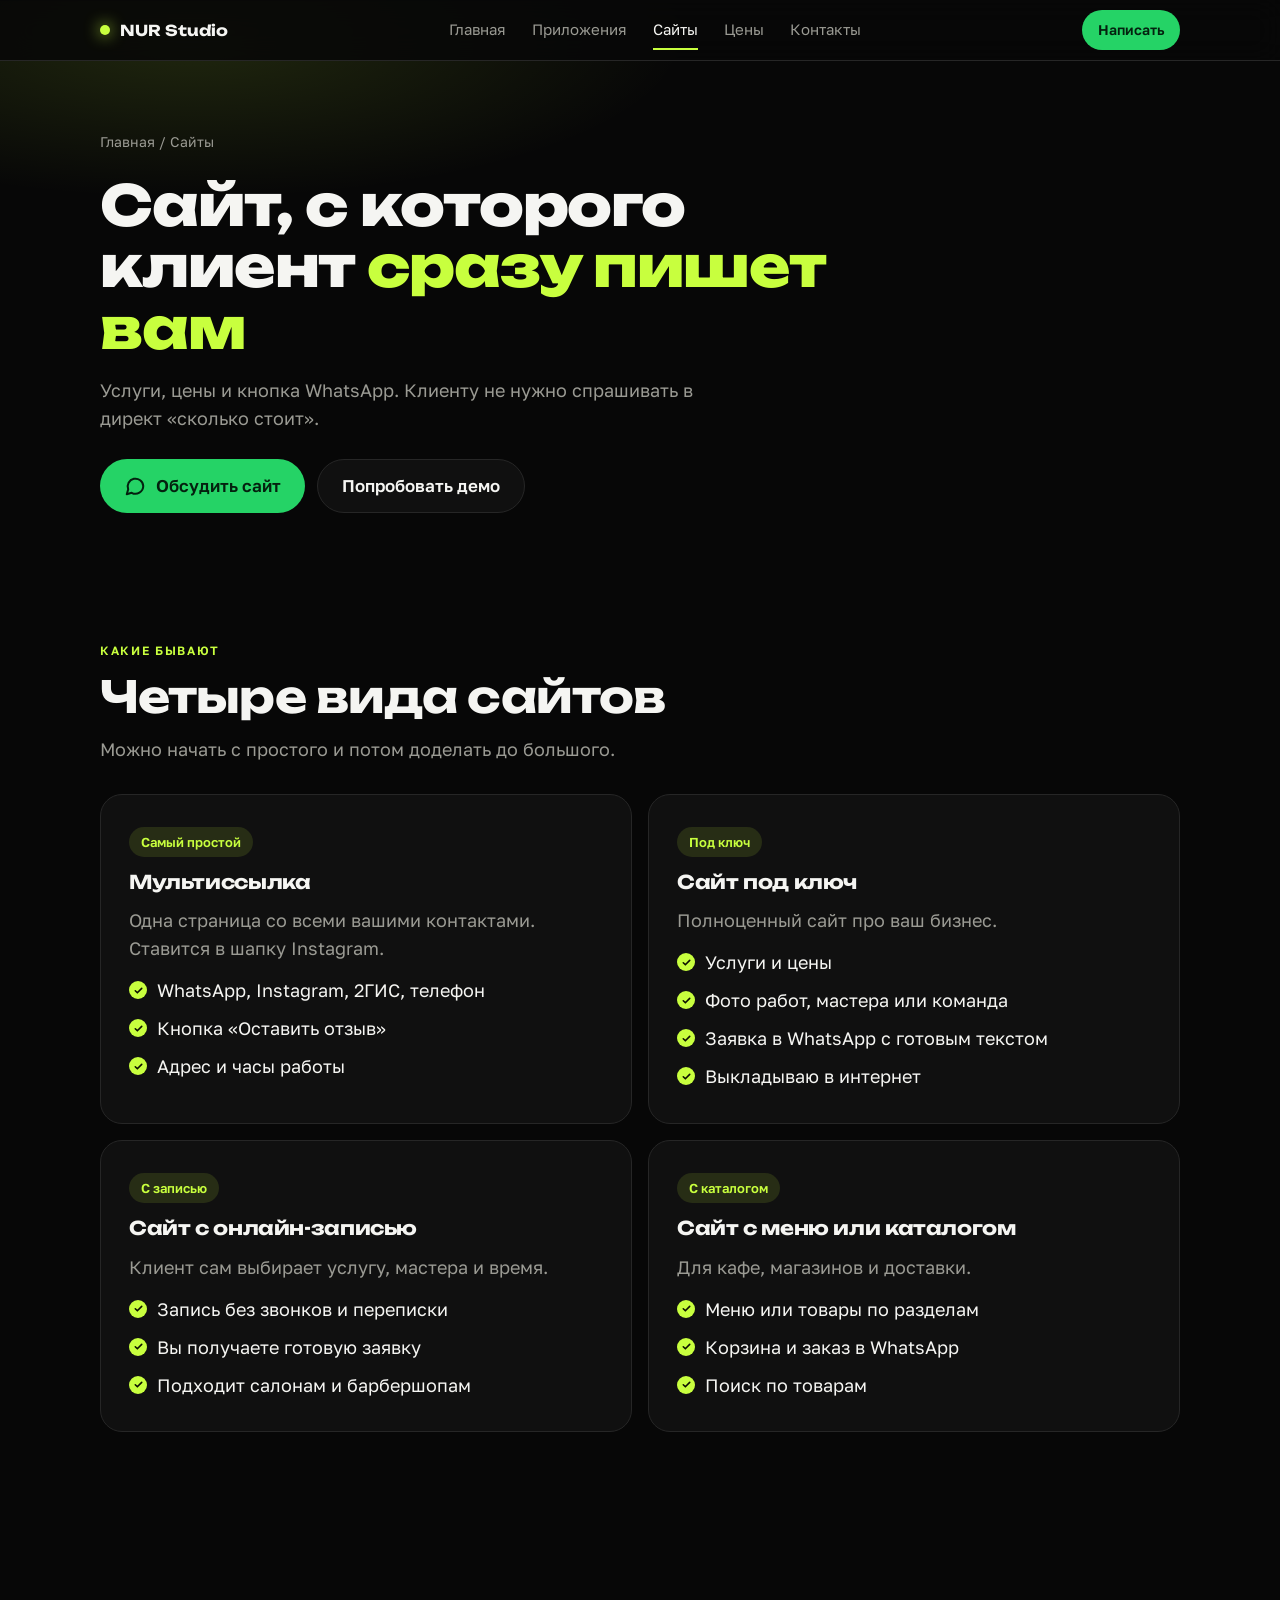
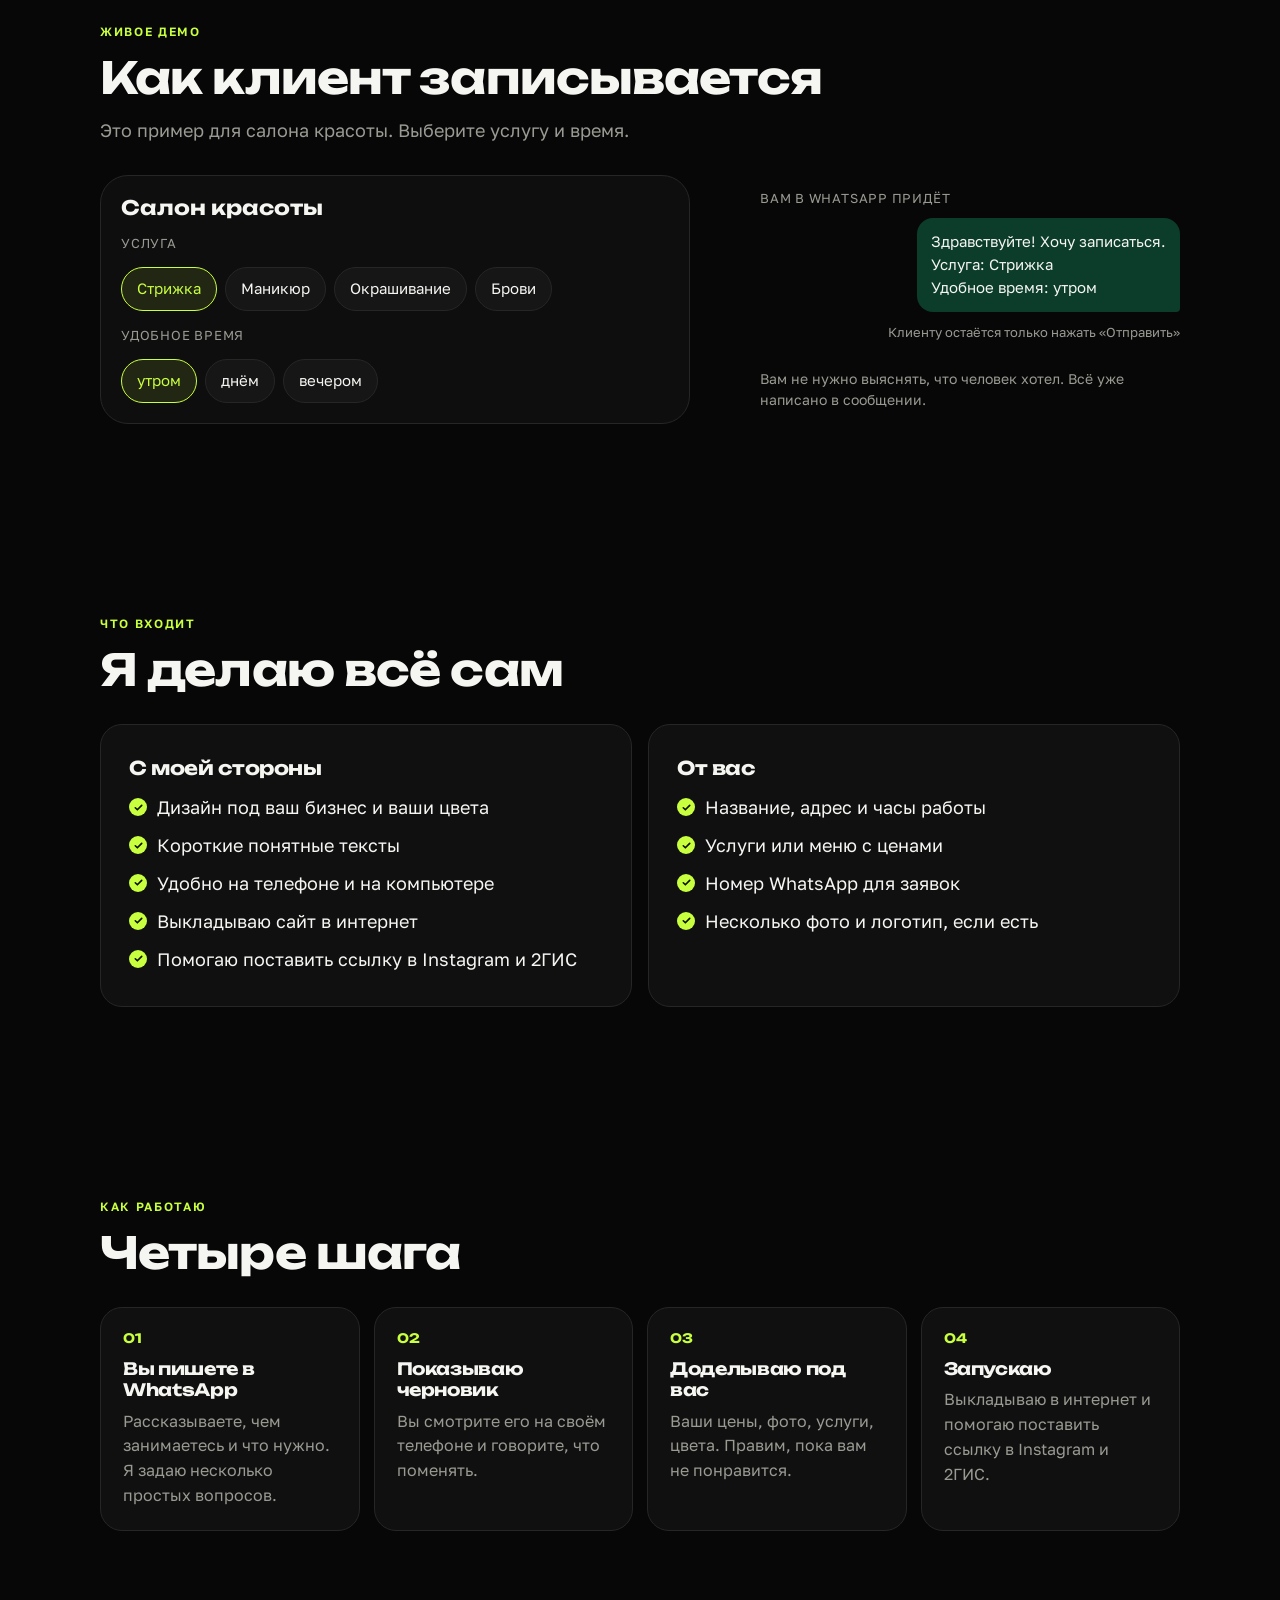
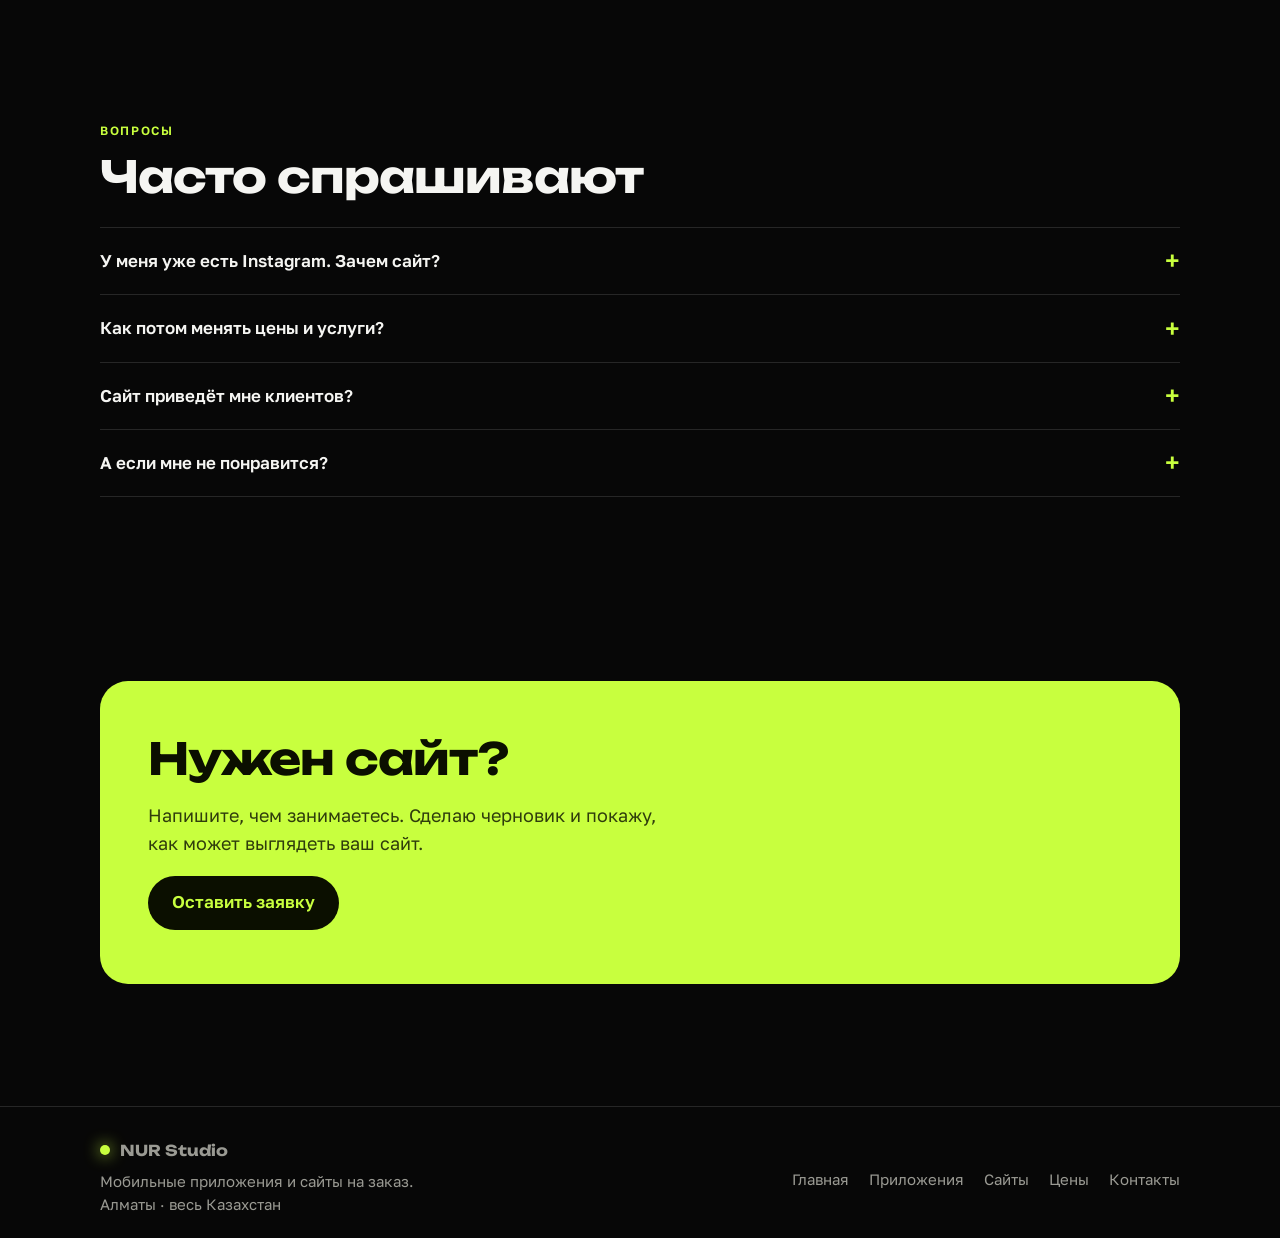
<file: sayty.html>
<!DOCTYPE html>
<html lang="ru">
<head>
<meta charset="utf-8">
<meta name="viewport" content="width=device-width, initial-scale=1, viewport-fit=cover">
<title>Сайт на заказ для малого бизнеса · NUR Studio</title>
<meta name="description" content="Сайт для салона, кафе или магазина: услуги, цены, онлайн-запись и заявки в WhatsApp. Удобно открывать с телефона. Алматы и весь Казахстан.">
<meta name="theme-color" content="#070707">
<meta property="og:title" content="Сайт на заказ для малого бизнеса · NUR Studio">
<meta property="og:description" content="Сайт для салона, кафе или магазина: услуги, цены, онлайн-запись и заявки в WhatsApp. Удобно открывать с телефона. Алматы и весь Казахстан.">
<meta property="og:type" content="website">
<link rel="icon" href="data:image/svg+xml,%3Csvg xmlns='http://www.w3.org/2000/svg' viewBox='0 0 32 32'%3E%3Crect width='32' height='32' rx='8' fill='%23070707'/%3E%3Ccircle cx='16' cy='16' r='7' fill='%23C8FF3E'/%3E%3C/svg%3E">
<link rel="preconnect" href="https://fonts.googleapis.com">
<link rel="preconnect" href="https://fonts.gstatic.com" crossorigin>
<link href="https://fonts.googleapis.com/css2?family=Unbounded:wght@500;700;800&family=Golos+Text:wght@400;500;600&display=swap" rel="stylesheet">
<link rel="stylesheet" href="style.css">
</head>
<body>

<header class="top">
  <div class="wrap">
    <a class="logo" href="index.html"><i></i><span data-t="name">NUR Studio</span></a>
    <nav class="nav" aria-label="Меню"><a href="index.html">Главная</a><a href="prilozheniya.html">Приложения</a><a href="sayty.html">Сайты</a><a href="ceny.html">Цены</a><a href="kontakty.html">Контакты</a></nav>
    <div class="top-r">
      <a class="btn btn-wa btn-sm" data-wa href="kontakty.html">Написать</a>
      <details class="burger">
        <summary aria-label="Открыть меню"><svg viewBox="0 0 24 24" fill="none" stroke="currentColor" stroke-width="2" stroke-linecap="round" aria-hidden="true"><path d="M4 7h16M4 12h16M4 17h16"/></svg></summary>
        <nav aria-label="Меню"><a href="index.html">Главная</a><a href="prilozheniya.html">Приложения</a><a href="sayty.html">Сайты</a><a href="ceny.html">Цены</a><a href="kontakty.html">Контакты</a></nav>
      </details>
    </div>
  </div>
</header>

<main>

<section class="phero">
  <div class="wrap">
    <div class="crumbs"><a href="index.html">Главная</a> / Сайты</div>
    <h1>Сайт, с которого клиент <em>сразу пишет вам</em></h1>
    <p>Услуги, цены и кнопка WhatsApp. Клиенту не нужно спрашивать в директ «сколько стоит».</p>
    <div class="cta-row">
      <a class="btn btn-wa" data-wa="сайт" href="kontakty.html?what=сайт"><svg viewBox="0 0 24 24" fill="none" stroke="currentColor" stroke-width="2.2" stroke-linecap="round" stroke-linejoin="round" aria-hidden="true"><path d="M21 12a8.5 8.5 0 0 1-12.6 7.4L3 21l1.6-5.4A8.5 8.5 0 1 1 21 12Z"/></svg>Обсудить сайт</a>
      <a class="btn btn-ghost" href="#demo">Попробовать демо</a>
    </div>
  </div>
</section>

<section>
  <div class="wrap">
    <span class="kicker rv">Какие бывают</span>
    <h2 class="rv">Четыре вида сайтов</h2>
    <p class="lead rv">Можно начать с простого и потом доделать до большого.</p>
    <div class="grid2">
      <div class="card rv"><span class="tag">Самый простой</span><h3>Мультиссылка</h3><p>Одна страница со всеми вашими контактами. Ставится в шапку Instagram.</p><ul class="ticks"><li>WhatsApp, Instagram, 2ГИС, телефон</li><li>Кнопка «Оставить отзыв»</li><li>Адрес и часы работы</li></ul></div>
      <div class="card rv"><span class="tag">Под ключ</span><h3>Сайт под ключ</h3><p>Полноценный сайт про ваш бизнес.</p><ul class="ticks"><li>Услуги и цены</li><li>Фото работ, мастера или команда</li><li>Заявка в WhatsApp с готовым текстом</li><li>Выкладываю в интернет</li></ul></div>
      <div class="card rv"><span class="tag">С записью</span><h3>Сайт с онлайн-записью</h3><p>Клиент сам выбирает услугу, мастера и время.</p><ul class="ticks"><li>Запись без звонков и переписки</li><li>Вы получаете готовую заявку</li><li>Подходит салонам и барбершопам</li></ul></div>
      <div class="card rv"><span class="tag">С каталогом</span><h3>Сайт с меню или каталогом</h3><p>Для кафе, магазинов и доставки.</p><ul class="ticks"><li>Меню или товары по разделам</li><li>Корзина и заказ в WhatsApp</li><li>Поиск по товарам</li></ul></div>
    </div>
  </div>
</section>

<section id="demo">
  <div class="wrap">
    <span class="kicker rv">Живое демо</span>
    <h2 class="rv">Как клиент записывается</h2>
    <p class="lead rv">Это пример для салона красоты. Выберите услугу и время.</p>
    <div class="demo rev">
      <form class="sdemo rv" id="sdemo">
        <h4>Салон красоты</h4>
        <span class="lbl">Услуга</span>
        <div class="chips"><label><input type="radio" name="svc" value="Стрижка" checked><span>Стрижка</span></label><label><input type="radio" name="svc" value="Маникюр"><span>Маникюр</span></label><label><input type="radio" name="svc" value="Окрашивание"><span>Окрашивание</span></label><label><input type="radio" name="svc" value="Брови"><span>Брови</span></label></div>
        <span class="lbl">Удобное время</span>
        <div class="chips"><label><input type="radio" name="time" value="утром" checked><span>утром</span></label><label><input type="radio" name="time" value="днём"><span>днём</span></label><label><input type="radio" name="time" value="вечером"><span>вечером</span></label></div>
      </form>
      <div class="rv" style="display:grid;gap:10px">
        <span class="lbl">Вам в WhatsApp придёт</span>
        <div class="bubble" id="sdemo-out" aria-live="polite"></div>
        <div class="bubble-cap">Клиенту остаётся только нажать «Отправить»</div>
        <p class="demo-hint">Вам не нужно выяснять, что человек хотел. Всё уже написано в сообщении.</p>
      </div>
    </div>
  </div>
</section>

<section>
  <div class="wrap">
    <span class="kicker rv">Что входит</span>
    <h2 class="rv">Я делаю всё сам</h2>
    <div class="grid2">
      <div class="card rv"><h3>С моей стороны</h3><ul class="ticks">
        <li>Дизайн под ваш бизнес и ваши цвета</li>
        <li>Короткие понятные тексты</li>
        <li>Удобно на телефоне и на компьютере</li>
        <li>Выкладываю сайт в интернет</li>
        <li>Помогаю поставить ссылку в Instagram и 2ГИС</li>
      </ul></div>
      <div class="card rv"><h3>От вас</h3><ul class="ticks">
        <li>Название, адрес и часы работы</li>
        <li>Услуги или меню с ценами</li>
        <li>Номер WhatsApp для заявок</li>
        <li>Несколько фото и логотип, если есть</li>
      </ul></div>
    </div>
  </div>
</section>

<section>
  <div class="wrap">
    <span class="kicker rv">Как работаю</span>
    <h2 class="rv">Четыре шага</h2>
    <div class="steps">
  <div class="step rv"><h3>Вы пишете в WhatsApp</h3><p>Рассказываете, чем занимаетесь и что нужно. Я задаю несколько простых вопросов.</p></div>
  <div class="step rv"><h3>Показываю черновик</h3><p>Вы смотрите его на своём телефоне и говорите, что поменять.</p></div>
  <div class="step rv"><h3>Доделываю под вас</h3><p>Ваши цены, фото, услуги, цвета. Правим, пока вам не понравится.</p></div>
  <div class="step rv"><h3>Запускаю</h3><p>Выкладываю в интернет и помогаю поставить ссылку в Instagram и 2ГИС.</p></div>
</div>
  </div>
</section>

<section>
  <div class="wrap">
    <span class="kicker rv">Вопросы</span>
    <h2 class="rv">Часто спрашивают</h2>
    <div class="faq rv"><details><summary>У меня уже есть Instagram. Зачем сайт?</summary><p>Сайт не заменяет Instagram. В шапку профиля ставится одна ссылка, и клиент сразу видит услуги и цены и пишет вам с готовой заявкой.</p></details><details><summary>Как потом менять цены и услуги?</summary><p>Напишите мне, я поменяю. Можно разово по просьбе, можно договориться на постоянные обновления. Цену скажу заранее.</p></details><details><summary>Сайт приведёт мне клиентов?</summary><p>Сам по себе нет, и обещать это было бы нечестно. Сайт делает так, чтобы тем, кто вас уже ищет в Instagram или 2ГИС, было проще записаться.</p></details><details><summary>А если мне не понравится?</summary><p>Сначала я показываю черновик. Вторую половину вы платите только когда всё готово и вам нравится.</p></details></div>
  </div>
</section>

<section><div class="wrap"><div class="cta rv">
  <h2>Нужен сайт?</h2><p>Напишите, чем занимаетесь. Сделаю черновик и покажу, как может выглядеть ваш сайт.</p>
  <a class="btn" href="kontakty.html">Оставить заявку</a>
</div></div></section>

</main>

<footer>
  <div class="wrap foot">
    <div>
      <a class="logo" href="index.html"><i></i><span data-t="name">NUR Studio</span></a>
      <p style="margin-top:12px">Мобильные приложения и сайты на заказ.<br><span data-t="city">Алматы · весь Казахстан</span></p>
    </div>
    <nav aria-label="Меню внизу"><a href="index.html">Главная</a><a href="prilozheniya.html">Приложения</a><a href="sayty.html">Сайты</a><a href="ceny.html">Цены</a><a href="kontakty.html">Контакты</a></nav>
  </div>
</footer>
<div class="dock"><a class="btn btn-wa" data-wa href="kontakty.html"><svg viewBox="0 0 24 24" fill="none" stroke="currentColor" stroke-width="2.2" stroke-linecap="round" stroke-linejoin="round" aria-hidden="true"><path d="M21 12a8.5 8.5 0 0 1-12.6 7.4L3 21l1.6-5.4A8.5 8.5 0 1 1 21 12Z"/></svg>Написать в WhatsApp</a></div>
<script src="site.js"></script>
</body>
</html>
</file>
<file: style.css>
:root{
  --bg:#070707; --card:#101010; --card2:#161616; --line:#262626;
  --text:#F5F5F2; --muted:#9A9A93; --acc:#C8FF3E; --acc-ink:#0B0F00; --wa:#25D366;
  --r:22px;
}
*{box-sizing:border-box;margin:0;padding:0}
html{scroll-behavior:smooth;-webkit-text-size-adjust:100%}
body{background:var(--bg);color:var(--text);font:400 17px/1.55 "Golos Text",system-ui,-apple-system,"Segoe UI",sans-serif;overflow-x:hidden;padding-bottom:84px}
body.no-dock{padding-bottom:0}
a{color:inherit;text-decoration:none}
button{font:inherit;color:inherit;cursor:pointer;border:0;background:none}
:focus-visible{outline:2px solid var(--acc);outline-offset:3px;border-radius:8px}
.wrap{width:100%;max-width:1120px;margin:0 auto;padding:0 20px}
h1,h2,h3{font-family:"Unbounded","Golos Text",sans-serif;line-height:1.1;letter-spacing:-.02em}
h2{font-size:clamp(25px,7vw,44px);font-weight:700;margin-bottom:14px}
.kicker{display:inline-block;font:600 12px/1 "Golos Text",sans-serif;letter-spacing:.14em;text-transform:uppercase;color:var(--acc);margin-bottom:16px}
.lead{color:var(--muted);max-width:600px}
section{padding:60px 0;scroll-margin-top:50px}
.center{text-align:center}
.center .lead{margin-inline:auto}

/* шапка */
.top{position:sticky;top:0;z-index:40;background:rgba(7,7,7,.86);backdrop-filter:blur(14px);-webkit-backdrop-filter:blur(14px);border-bottom:1px solid var(--line)}
.top .wrap{display:flex;align-items:center;justify-content:space-between;height:60px;gap:12px}
.logo{font:700 15px/1 "Unbounded",sans-serif;display:flex;align-items:center;gap:10px}
.logo i{width:10px;height:10px;border-radius:50%;background:var(--acc);box-shadow:0 0 16px var(--acc)}
.nav{display:none;gap:26px;font-size:15px;color:var(--muted)}
.nav a{padding:8px 0;transition:color .2s}
.nav a:hover,.nav a.on{color:var(--text)}
.nav a.on{box-shadow:inset 0 -2px 0 var(--acc)}
.top-r{display:flex;align-items:center;gap:8px}
.burger{position:relative}
.burger summary{list-style:none;width:44px;height:44px;border-radius:12px;border:1px solid var(--line);display:grid;place-items:center;cursor:pointer}
.burger summary::-webkit-details-marker{display:none}
.burger summary svg{width:22px;height:22px}
.burger nav{position:fixed;left:0;right:0;top:61px;background:var(--bg);border-bottom:1px solid var(--line);padding:10px 20px 20px;display:grid}
.burger nav a{padding:15px 4px;border-bottom:1px solid var(--line);font-size:18px;font-weight:500}
.burger nav a.on{color:var(--acc)}
.burger nav a:last-child{border:0}

/* кнопки */
.btn{display:inline-flex;align-items:center;justify-content:center;gap:10px;min-height:54px;padding:0 24px;border-radius:999px;font-weight:600;font-size:17px;transition:transform .2s,box-shadow .2s,background .2s,border-color .2s;text-align:center}
.btn:active{transform:scale(.97)}
.btn svg{width:22px;height:22px;flex:none}
.btn-wa{background:var(--wa);color:#04210F}
.btn-wa:hover{box-shadow:0 10px 34px rgba(37,211,102,.35)}
.btn-acc{background:var(--acc);color:var(--acc-ink)}
.btn-ghost{border:1px solid var(--line);background:var(--card)}
.btn-ghost:hover{border-color:#555}
.btn-sm{min-height:40px;padding:0 16px;font-size:14px}
.cta-row{display:flex;flex-direction:column;gap:12px}
.cta-row .btn{width:100%}
.more{display:inline-flex;align-items:center;gap:8px;color:var(--acc);font-weight:600;margin-top:auto}
.more::after{content:"→";transition:transform .2s}
.more:hover::after{transform:translateX(4px)}

/* первый экран */
.hero{padding:44px 0 30px;position:relative}
.hero::before{content:"";position:absolute;inset:-60px 0 auto;height:520px;background:radial-gradient(60% 60% at 80% 20%,rgba(200,255,62,.16),transparent 70%);pointer-events:none}
.hero .wrap{position:relative;display:grid;gap:38px}
.hero h1{font-size:clamp(31px,9.4vw,66px);font-weight:800}
.hero h1 em,.phero h1 em{font-style:normal;color:var(--acc)}
.hero p{margin:20px 0 26px;color:var(--muted);font-size:18px;max-width:520px}
.facts{display:flex;flex-wrap:wrap;gap:8px;margin-top:24px}
.facts span{font-size:14px;color:var(--muted);border:1px solid var(--line);border-radius:999px;padding:7px 13px}

/* первый экран внутренних страниц */
.phero{padding:40px 0 24px;position:relative}
.phero::before{content:"";position:absolute;inset:-60px 0 auto;height:380px;background:radial-gradient(55% 60% at 15% 10%,rgba(200,255,62,.13),transparent 70%);pointer-events:none}
.phero .wrap{position:relative}
.crumbs{font-size:14px;color:var(--muted);margin-bottom:22px}
.crumbs a:hover{color:var(--text)}
.phero h1{font-size:clamp(29px,8.4vw,56px);font-weight:800;max-width:820px}
.phero p{margin:18px 0 26px;color:var(--muted);font-size:18px;max-width:600px}

/* телефоны на главной */
.phones{position:relative;height:420px;display:flex;justify-content:center}
.phone{position:absolute;width:200px;height:404px;border-radius:36px;background:#000;border:1px solid #3a3a3a;padding:9px;box-shadow:0 30px 70px rgba(0,0,0,.7),inset 0 0 0 2px #151515}
.phone::after{content:"";position:absolute;top:16px;left:50%;width:58px;height:17px;margin-left:-29px;border-radius:12px;background:#000;z-index:2}
.screen{height:100%;border-radius:28px;overflow:hidden;padding:42px 12px 12px;display:flex;flex-direction:column;gap:9px;font-size:11px;line-height:1.25}
.p1{transform:translateX(-62px) rotate(-7deg);animation:fl1 7s ease-in-out infinite}
.p2{transform:translateX(66px) translateY(22px) rotate(6deg);animation:fl2 7s ease-in-out infinite}
@keyframes fl1{50%{transform:translateX(-62px) translateY(-10px) rotate(-5deg)}}
@keyframes fl2{50%{transform:translateX(66px) translateY(32px) rotate(4deg)}}
.s-app{background:#F4F4EF;color:#111}
.s-app b{font:700 13px "Unbounded",sans-serif}
.s-card{background:#111;color:#fff;border-radius:16px;padding:12px;display:grid;gap:8px}
.s-card small{opacity:.6}
.dots{display:flex;gap:5px;flex-wrap:wrap}
.dots i{width:13px;height:13px;border-radius:50%;border:1.5px solid #555}
.dots i.on{background:var(--acc);border-color:var(--acc)}
.s-row{display:flex;align-items:center;gap:9px;background:#fff;border-radius:13px;padding:8px}
.s-row u{width:30px;height:30px;border-radius:9px;background:#DEDED6;flex:none}
.s-row span{flex:1;font-weight:600}
.s-row em{width:22px;height:22px;border-radius:50%;background:#111;color:#fff;font-style:normal;display:grid;place-items:center;font-size:14px}
.s-tabs{margin-top:auto;display:flex;justify-content:space-around;background:#fff;border-radius:14px;padding:9px}
.s-tabs i{width:18px;height:18px;border-radius:6px;background:#D2D2CA}
.s-tabs i:first-child{background:#111}
.s-site{background:#0E0E0E;color:#fff}
.s-hero{height:104px;border-radius:14px;background:linear-gradient(135deg,#2b2b2b,#141414);padding:11px;display:flex;flex-direction:column;justify-content:flex-end;font:700 13px/1.15 "Unbounded",sans-serif}
.s-line{display:flex;justify-content:space-between;border-bottom:1px solid #262626;padding:7px 2px;color:#cfcfcf}
.s-line i{width:28px;height:7px;border-radius:4px;background:#333;align-self:center}
.s-wa{margin-top:auto;background:var(--wa);color:#04210F;font-weight:700;text-align:center;border-radius:999px;padding:10px;font-size:11px}

/* карточки */
.grid2,.grid3{display:grid;gap:16px;margin-top:30px}
.card{background:var(--card);border:1px solid var(--line);border-radius:var(--r);padding:26px 22px;display:flex;flex-direction:column;gap:14px;transition:border-color .3s,transform .3s}
a.card:hover,.card.lift:hover{border-color:#4a4a4a;transform:translateY(-3px)}
.card .ico{width:52px;height:52px;border-radius:15px;background:var(--acc);color:var(--acc-ink);display:grid;place-items:center;flex:none}
.card .ico svg{width:26px;height:26px}
.card h3{font-size:19px;font-weight:700;line-height:1.2}
.card.big h3{font-size:22px}
.card p{color:var(--muted)}
.ticks{list-style:none;display:grid;gap:10px}
.ticks li{display:flex;gap:10px;align-items:flex-start}
.ticks li::before{content:"";flex:none;width:18px;height:18px;margin-top:4px;border-radius:50%;background:var(--acc) url("data:image/svg+xml,%3Csvg xmlns='http://www.w3.org/2000/svg' viewBox='0 0 24 24' fill='none' stroke='%230B0F00' stroke-width='3.5' stroke-linecap='round' stroke-linejoin='round'%3E%3Cpath d='M5 12.5l4.5 4.5L19 7.5'/%3E%3C/svg%3E") center/11px no-repeat}
.tag{align-self:flex-start;font-size:13px;font-weight:600;border-radius:999px;padding:5px 12px;background:rgba(200,255,62,.12);color:var(--acc)}

.who{display:flex;flex-wrap:wrap;gap:9px;margin-top:26px}
.who span{background:var(--card);border:1px solid var(--line);border-radius:999px;padding:10px 16px;font-size:15px}

.steps{display:grid;gap:14px;margin-top:30px;counter-reset:s}
.step{counter-increment:s;background:var(--card);border:1px solid var(--line);border-radius:var(--r);padding:22px}
.step::before{content:"0" counter(s);font:700 13px "Unbounded",sans-serif;color:var(--acc);display:block;margin-bottom:12px}
.step h3{font-size:17px;font-weight:700;margin-bottom:8px;line-height:1.25}
.step p{color:var(--muted);font-size:16px}

/* цены */
.prices{display:grid;gap:14px;margin-top:30px}
.price{background:var(--card);border:1px solid var(--line);border-radius:var(--r);padding:24px 22px;display:flex;flex-direction:column;gap:12px}
.price.hot{background:var(--acc);color:var(--acc-ink);border-color:var(--acc)}
.price.hot p,.price.hot li{color:#2f3d0c}
.price.hot .ticks li::before{background-color:var(--acc-ink);background-image:url("data:image/svg+xml,%3Csvg xmlns='http://www.w3.org/2000/svg' viewBox='0 0 24 24' fill='none' stroke='%23C8FF3E' stroke-width='3.5' stroke-linecap='round' stroke-linejoin='round'%3E%3Cpath d='M5 12.5l4.5 4.5L19 7.5'/%3E%3C/svg%3E")}
.price.hot .btn{background:var(--acc-ink);color:var(--acc);border:0}
.price h3{font:600 16px/1.3 "Golos Text",sans-serif;letter-spacing:0}
.price .sum{font:700 clamp(25px,7.2vw,32px)/1.1 "Unbounded",sans-serif}
.price p,.price li{color:var(--muted);font-size:15px}
.price .btn{margin-top:auto}
.note{margin-top:18px;color:var(--muted);font-size:15px}

/* вопросы */
.faq{margin-top:26px;border-top:1px solid var(--line)}
.faq details{border-bottom:1px solid var(--line)}
.faq summary{list-style:none;cursor:pointer;display:flex;justify-content:space-between;gap:16px;align-items:center;padding:20px 0;font-weight:600;font-size:17px;min-height:56px}
.faq summary::-webkit-details-marker{display:none}
.faq summary::after{content:"+";font:500 26px/1 "Golos Text";color:var(--acc);transition:transform .25s;flex:none}
.faq details[open] summary::after{transform:rotate(45deg)}
.faq details p{color:var(--muted);padding:0 0 20px;max-width:680px}

/* живое демо */
.demo{display:grid;gap:30px;margin-top:30px;align-items:center}
.demo-phone{width:min(300px,100%);height:600px;margin:0 auto;border-radius:44px;background:#000;border:1px solid #3a3a3a;padding:10px;box-shadow:0 30px 80px rgba(0,0,0,.7),inset 0 0 0 2px #151515;position:relative}
.demo-phone::after{content:"";position:absolute;top:19px;left:50%;width:84px;height:22px;margin-left:-42px;border-radius:14px;background:#000;z-index:3}
.app{height:100%;border-radius:35px;overflow:hidden;background:#F4F4EF;color:#111;display:flex;flex-direction:column;font-size:15px;line-height:1.3;position:relative}
.app-body{flex:1;overflow-y:auto;padding:54px 14px 12px;display:flex;flex-direction:column;gap:10px;scrollbar-width:none}
.app-body::-webkit-scrollbar{display:none}
.app h4{font:700 18px/1.2 "Unbounded",sans-serif}
.app .sub{color:#77776f;font-size:13px}
.app-item{display:flex;align-items:center;gap:11px;background:#fff;border-radius:16px;padding:10px}
.app-item u{width:44px;height:44px;border-radius:12px;background:#E3E3DB;flex:none;display:grid;place-items:center;text-decoration:none;color:#77776f}
.app-item u svg{width:22px;height:22px}
.app-item{gap:8px}
.app-item span{flex:1;font-weight:600;min-width:0}
.app-item .rnd{width:32px;height:32px}
.app-item small{display:block;font-weight:400;color:#8a8a82;font-size:12px}
.rnd{width:36px;height:36px;border-radius:50%;background:#111;color:#fff;display:grid;place-items:center;font-size:20px;line-height:1;flex:none;transition:transform .15s}
.rnd:active{transform:scale(.88)}
.rnd.lt{background:#E3E3DB;color:#111}
.qty{min-width:20px;text-align:center;font-weight:700}
.app-btn{background:#111;color:#fff;border-radius:999px;min-height:48px;font-weight:600;width:100%;margin-top:auto}
.app-btn:disabled{opacity:.35;cursor:default}
.app-card{background:#111;color:#fff;border-radius:20px;padding:16px;display:grid;gap:10px}
.app-card small{opacity:.6}
.app-card .dots i{width:20px;height:20px}
.app-tabs{display:flex;background:#fff;border-top:1px solid #E3E3DB;padding:6px 6px 10px}
.app-tabs button{flex:1;display:grid;justify-items:center;gap:3px;font-size:11px;color:#8a8a82;padding:6px 0;position:relative;min-height:48px}
.app-tabs button svg{width:22px;height:22px}
.app-tabs button.on{color:#111;font-weight:600}
.badge{position:absolute;top:0;left:50%;margin-left:6px;min-width:18px;height:18px;border-radius:9px;background:var(--acc);color:#111;font-size:11px;font-weight:700;display:grid;place-items:center;padding:0 4px}
.badge:empty{display:none}
.empty{color:#8a8a82;text-align:center;margin:auto 0;padding:20px}
.status{display:grid;gap:12px;margin:6px 0}
.status div{display:flex;align-items:center;gap:10px;color:#a3a39b}
.status div::before{content:"";width:14px;height:14px;border-radius:50%;border:2px solid #c9c9c1;flex:none}
.status div.on{color:#111;font-weight:600}
.status div.on::before{background:#111;border-color:#111}
.ok{width:64px;height:64px;border-radius:50%;background:var(--acc);display:grid;place-items:center;margin:10px auto 0}
.ok svg{width:32px;height:32px}
.demo-side h3{font-size:20px;margin-bottom:14px}
.demo-hint{font-size:14px;color:var(--muted);margin-top:16px}

/* демо сайта */
.sdemo{background:#0E0E0E;border:1px solid var(--line);border-radius:28px;padding:20px;display:grid;gap:14px}
.sdemo h4{font:700 20px/1.15 "Unbounded",sans-serif}
.chips{display:flex;flex-wrap:wrap;gap:8px}
.chips label{position:relative}
.chips input{position:absolute;opacity:0;inset:0;cursor:pointer}
.chips span{display:flex;align-items:center;min-height:44px;padding:0 15px;border:1px solid var(--line);border-radius:999px;background:var(--card2);font-size:15px;transition:.2s}
.chips input:checked+span{border-color:var(--acc);background:rgba(200,255,62,.1);color:var(--acc)}
.chips input:focus-visible+span{outline:2px solid var(--acc);outline-offset:2px}
.lbl{font-size:13px;color:var(--muted);letter-spacing:.06em;text-transform:uppercase}
.bubble{background:#0B3D2A;border-radius:16px 16px 4px 16px;padding:12px 14px;font-size:15px;white-space:pre-line;justify-self:end;max-width:92%}
.bubble-cap{font-size:13px;color:var(--muted);text-align:right}

/* форма */
.order{background:var(--card);border:1px solid var(--line);border-radius:28px;padding:26px 20px}
.order h2{font-size:clamp(23px,6.4vw,38px)}
.pick{display:grid;gap:10px;margin:8px 0 18px}
.pick label{position:relative;display:block}
.pick input{position:absolute;opacity:0;inset:0;cursor:pointer}
.pick span{display:flex;align-items:center;min-height:54px;padding:0 18px;border:1px solid var(--line);border-radius:16px;background:var(--card2);font-weight:500;transition:.2s}
.pick input:checked+span{border-color:var(--acc);background:rgba(200,255,62,.1);color:var(--acc)}
.pick input:focus-visible+span{outline:2px solid var(--acc);outline-offset:2px}
.field{display:block;margin-bottom:18px}
.field>span,.flabel{display:block;font-size:14px;color:var(--muted);margin-bottom:8px}
.field input,.field textarea,.field select{width:100%;min-height:54px;border-radius:16px;border:1px solid var(--line);background:var(--card2);color:var(--text);font:inherit;padding:14px 16px}
.field textarea{min-height:110px;resize:vertical}
.field input:focus,.field textarea:focus,.field select:focus{outline:none;border-color:var(--acc)}
.order .btn{width:100%}
.order small{display:block;margin-top:12px;color:var(--muted);font-size:14px}
.contact-list{display:grid;gap:12px;margin-top:24px}
.contact-list a,.contact-list div{display:flex;align-items:center;gap:14px;background:var(--card);border:1px solid var(--line);border-radius:18px;padding:16px 18px}
.contact-list small{display:block;color:var(--muted);font-size:13px}
.contact-list svg{width:24px;height:24px;color:var(--acc);flex:none}

/* большой призыв */
.cta{background:var(--acc);color:var(--acc-ink);border-radius:28px;padding:34px 22px;display:grid;gap:18px}
.cta h2{margin:0}
.cta p{color:#2f3d0c;max-width:520px}
.cta .btn{background:var(--acc-ink);color:var(--acc);justify-self:start}

footer{padding:36px 0 22px;color:var(--muted);font-size:15px;border-top:1px solid var(--line);margin-top:30px}
.foot{display:grid;gap:22px}
.foot nav{display:flex;flex-wrap:wrap;gap:8px 20px}
.foot nav a:hover{color:var(--text)}
.foot small{font-size:13px}

.dock{position:fixed;left:0;right:0;bottom:0;z-index:30;padding:12px 16px calc(12px + env(safe-area-inset-bottom));background:linear-gradient(to top,var(--bg) 62%,transparent)}
.dock .btn{width:100%}

.js .rv{opacity:0;transform:translateY(22px);transition:opacity .7s ease,transform .7s ease}
.js .rv.in{opacity:1;transform:none}

@media (min-width:760px){
  .grid2{grid-template-columns:1fr 1fr}
  .grid3{grid-template-columns:1fr 1fr}
  .cta-row{flex-direction:row}
  .cta-row .btn{width:auto}
  .steps{grid-template-columns:1fr 1fr}
  .prices{grid-template-columns:1fr 1fr}
  .pick{grid-template-columns:repeat(3,1fr)}
  .order{padding:44px}
  .order .btn{width:auto}
  .cta{padding:54px 48px}
  .contact-wrap{display:grid;grid-template-columns:1.25fr .75fr;gap:28px;align-items:start}
  .contact-list{margin-top:0}
}
@media (min-width:980px){
  body{padding-bottom:0;font-size:18px}
  .dock,.burger{display:none}
  .nav{display:flex}
  section{padding:92px 0}
  .hero{padding:80px 0 60px}
  .phero{padding:70px 0 30px}
  .hero .wrap{grid-template-columns:1.15fr .85fr;align-items:center}
  .phones{height:470px}
  .phone{width:226px;height:456px}
  .card{padding:32px 28px}
  .grid3{grid-template-columns:repeat(3,1fr)}
  .steps{grid-template-columns:repeat(4,1fr)}
  .prices{grid-template-columns:repeat(4,1fr)}
  .demo{grid-template-columns:340px 1fr;gap:70px}
  .demo.rev{grid-template-columns:1fr 420px}
  .foot{grid-template-columns:1fr auto;align-items:center}
}
@media (prefers-reduced-motion:reduce){
  *{animation:none!important;transition:none!important}
  html{scroll-behavior:auto}
  .js .rv{opacity:1;transform:none}
}
</file>
